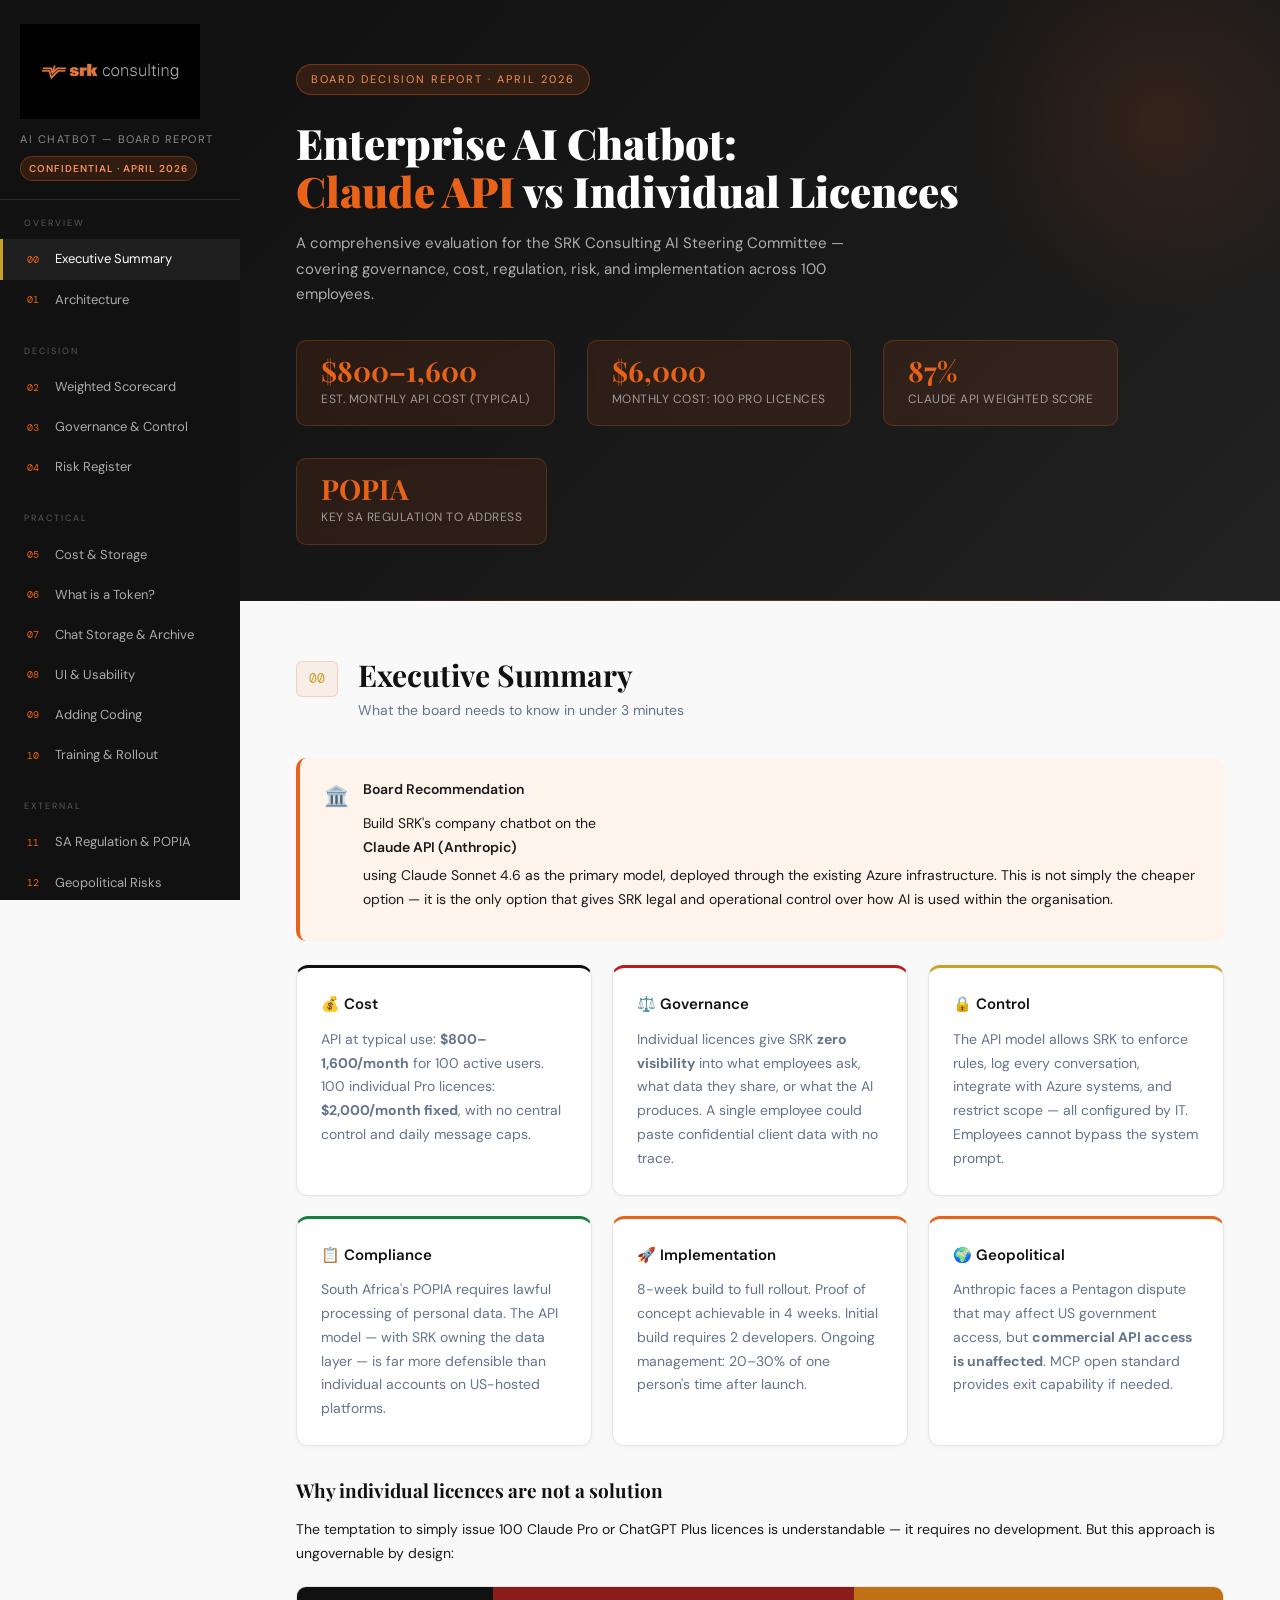
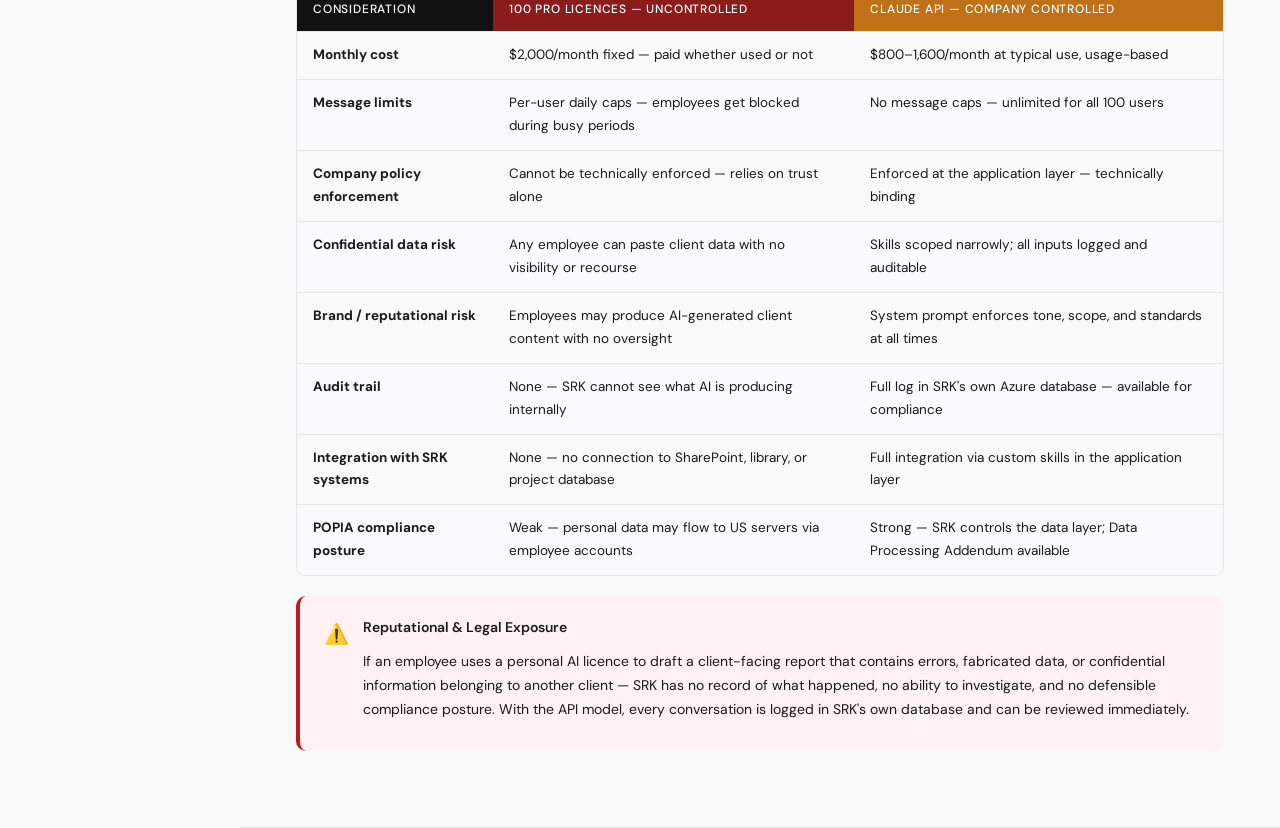
<file: srk_ai_board_report_standalone.html>
<!DOCTYPE html>
<html lang="en">
<head>
<meta charset="UTF-8">
<meta name="viewport" content="width=device-width, initial-scale=1.0">
<title>SRK Consulting — AI Chatbot Board Report</title>
<link href="https://fonts.googleapis.com/css2?family=Playfair+Display:wght@400;700;900&family=DM+Sans:wght@300;400;500;600&family=DM+Mono:wght@400;500&display=swap" rel="stylesheet">
<style>
:root {
  --srk-navy: #111111;
  --srk-blue: #e8621a;
  --srk-gold: #c9a227;
  --srk-gold-light: #f0d06a;
  --srk-red: #b91c1c;
  --srk-green: #15803d;
  --srk-amber: #e8621a;
  --srk-slate: #1a1a1a;
  --srk-muted: #64748b;
  --srk-light: #f9f9f9;
  --srk-border: #e5e5e5;
  --srk-orange: #e8621a;
  --srk-white: #ffffff;
  --font-display: 'Playfair Display', serif;
  --font-body: 'DM Sans', sans-serif;
  --font-mono: 'DM Mono', monospace;
}

* { margin: 0; padding: 0; box-sizing: border-box; }

html { scroll-behavior: smooth; }

body {
  font-family: var(--font-body);
  background: var(--srk-light);
  color: var(--srk-slate);
  font-size: 15px;
  line-height: 1.7;
}

/* ─── SIDEBAR NAV ─── */
#sidebar {
  position: fixed;
  left: 0; top: 0; bottom: 0;
  width: 240px;
  background: var(--srk-navy);
  color: white;
  z-index: 100;
  display: flex;
  flex-direction: column;
  overflow-y: auto;
  transition: transform .3s ease;
}

.sidebar-logo {
  padding: 24px 20px 18px;
  border-bottom: 1px solid rgba(255,255,255,.1);
}

.sidebar-logo .company {
  font-family: var(--font-display);
  font-size: 20px;
  font-weight: 700;
  color: var(--srk-gold);
  letter-spacing: .5px;
}

.sidebar-logo .subtitle {
  font-size: 11px;
  color: rgba(255,255,255,.5);
  text-transform: uppercase;
  letter-spacing: 1.5px;
  margin-top: 4px;
}

.sidebar-logo .badge {
  margin-top: 8px;
  display: inline-block;
  background: rgba(232,98,26,.15);
  border: 1px solid rgba(232,98,26,.35);
  color: #f4915c;
  font-size: 10px;
  padding: 3px 8px;
  border-radius: 20px;
  text-transform: uppercase;
  letter-spacing: 1px;
}

.nav-section {
  padding: 16px 0 8px;
}

.nav-label {
  font-size: 9px;
  text-transform: uppercase;
  letter-spacing: 2px;
  color: rgba(255,255,255,.3);
  padding: 0 24px 8px;
}

.nav-item {
  display: flex;
  align-items: center;
  gap: 10px;
  padding: 9px 24px;
  color: rgba(255,255,255,.65);
  text-decoration: none;
  font-size: 13px;
  font-weight: 400;
  transition: all .2s;
  cursor: pointer;
  border-left: 3px solid transparent;
}

.nav-item:hover, .nav-item.active {
  background: rgba(255,255,255,.06);
  color: white;
  border-left-color: var(--srk-gold);
}

.nav-item .num {
  font-family: var(--font-mono);
  font-size: 10px;
  color: #e8621a;
  width: 18px;
  flex-shrink: 0;
}

.sidebar-footer {
  margin-top: auto;
  padding: 16px 24px;
  border-top: 1px solid rgba(255,255,255,.08);
  font-size: 11px;
  color: rgba(255,255,255,.3);
}

/* ─── MAIN CONTENT ─── */
#main {
  margin-left: 240px;
  min-height: 100vh;
}

/* ─── HERO ─── */
.hero {
  background: linear-gradient(135deg, #111111 0%, #1a1a1a 60%, #222222 100%);
  color: white;
  padding: 64px 56px 56px;
  position: relative;
  overflow: hidden;
}

.hero::before {
  content: '';
  position: absolute;
  top: -80px; right: -80px;
  width: 400px; height: 400px;
  border-radius: 50%;
  background: radial-gradient(circle, rgba(232,98,26,.12) 0%, transparent 70%);
  pointer-events: none;
}

.hero::after {
  content: '';
  position: absolute;
  bottom: 0; left: 0; right: 0;
  height: 1px;
  background: linear-gradient(90deg, transparent, rgba(232,98,26,.35), transparent);
}

.hero-tag {
  display: inline-block;
  background: rgba(232,98,26,.15);
  border: 1px solid rgba(232,98,26,.4);
  color: #f4915c;
  font-size: 11px;
  text-transform: uppercase;
  letter-spacing: 2px;
  padding: 5px 14px;
  border-radius: 20px;
  margin-bottom: 24px;
}

.hero h1 {
  font-family: var(--font-display);
  font-size: 42px;
  font-weight: 900;
  line-height: 1.15;
  margin-bottom: 16px;
  max-width: 680px;
}

.hero h1 em {
  font-style: normal;
  color: #e8621a;
}

.hero-meta {
  display: flex;
  gap: 32px;
  margin-top: 32px;
  flex-wrap: wrap;
}

.hero-stat {
  padding: 16px 24px;
  background: rgba(232,98,26,.1);
  border: 1px solid rgba(232,98,26,.25);
  border-radius: 10px;
  backdrop-filter: blur(4px);
}

.hero-stat .val {
  font-family: var(--font-display);
  font-size: 28px;
  font-weight: 700;
  color: #e8621a;
  line-height: 1;
}

.hero-stat .lbl {
  font-size: 12px;
  color: rgba(255,255,255,.55);
  margin-top: 4px;
  text-transform: uppercase;
  letter-spacing: .5px;
}

/* ─── SECTIONS ─── */
.section {
  padding: 56px 56px;
  border-bottom: 1px solid var(--srk-border);
  display: none;
}

.section.active { display: block; }

.section-header {
  display: flex;
  align-items: flex-start;
  gap: 20px;
  margin-bottom: 36px;
}

.section-num {
  font-family: var(--font-mono);
  font-size: 13px;
  color: var(--srk-gold);
  background: rgba(232,98,26,.08);
  border: 1px solid rgba(232,98,26,.2);
  padding: 6px 12px;
  border-radius: 6px;
  flex-shrink: 0;
  margin-top: 4px;
}

.section-title {
  font-family: var(--font-display);
  font-size: 30px;
  font-weight: 700;
  color: #111111;
  line-height: 1.2;
}

.section-desc {
  color: var(--srk-muted);
  margin-top: 6px;
  font-size: 14px;
}

/* ─── CALLOUT BOXES ─── */
.callout {
  padding: 20px 24px;
  border-radius: 10px;
  margin: 20px 0;
  border-left: 4px solid;
  display: flex;
  gap: 14px;
  align-items: flex-start;
}

.callout.warning { background: #fef9ec; border-color: var(--srk-amber); }
.callout.danger  { background: #fef2f2; border-color: var(--srk-red); }
.callout.success { background: #f0fdf4; border-color: var(--srk-green); }
.callout.info    { background: #fff7f0; border-color: #e8621a; }
.callout.gold    { background: #fff4ec; border-color: #e8621a; }

.callout-icon { font-size: 20px; flex-shrink: 0; margin-top: 1px; }

.callout-body strong {
  display: block;
  font-weight: 600;
  margin-bottom: 4px;
  font-size: 14px;
}

.callout-body p { font-size: 14px; color: var(--srk-slate); }

/* ─── CARDS ─── */
.card-grid {
  display: grid;
  gap: 20px;
  margin: 24px 0;
}

.card-grid-2 { grid-template-columns: 1fr 1fr; }
.card-grid-3 { grid-template-columns: 1fr 1fr 1fr; }

.card {
  background: white;
  border: 1px solid var(--srk-border);
  border-radius: 12px;
  padding: 24px;
  box-shadow: 0 1px 4px rgba(0,0,0,.04);
}

.card.accent-navy { border-top: 3px solid #111111; }
.card.accent-gold  { border-top: 3px solid var(--srk-gold); }
.card.accent-red   { border-top: 3px solid var(--srk-red); }
.card.accent-green { border-top: 3px solid var(--srk-green); }
.card.accent-blue  { border-top: 3px solid #e8621a; }
.card.accent-amber { border-top: 3px solid var(--srk-amber); }

.card-title {
  font-weight: 600;
  font-size: 15px;
  color: #111111;
  margin-bottom: 10px;
}

.card-body { font-size: 14px; color: var(--srk-muted); }

/* ─── TABLES ─── */
.tbl-wrap { overflow-x: auto; margin: 20px 0; border-radius: 10px; border: 1px solid var(--srk-border); }

table {
  width: 100%;
  border-collapse: collapse;
  font-size: 13.5px;
}

thead th {
  background: #111111;
  color: white;
  padding: 12px 16px;
  text-align: left;
  font-weight: 500;
  font-size: 12px;
  text-transform: uppercase;
  letter-spacing: .8px;
}

thead th.col-claude { background: #c07015; }
thead th.col-openai { background: #2d5a27; }
thead th.col-bad    { background: #8b1c1c; }
thead th.col-good   { background: #166534; }

tbody tr:nth-child(even) { background: #f8fafc; }
tbody tr:hover { background: #eef2ff; transition: background .15s; }

tbody td {
  padding: 12px 16px;
  border-top: 1px solid var(--srk-border);
  vertical-align: top;
}

.badge {
  display: inline-block;
  padding: 2px 9px;
  border-radius: 20px;
  font-size: 11px;
  font-weight: 600;
  text-transform: uppercase;
  letter-spacing: .5px;
}

.badge-green  { background: #dcfce7; color: #15803d; }
.badge-red    { background: #fee2e2; color: #b91c1c; }
.badge-amber  { background: #fef3c7; color: #92400e; }
.badge-blue   { background: #dbeafe; color: #1e40af; }
.badge-navy   { background: #dde9ff; color: #1a3a6e; }
.badge-gold   { background: #fff0e6; color: #7a2800; }

/* ─── WEIGHTED SCORECARD ─── */
.scorecard { margin: 24px 0; }

.score-item {
  display: grid;
  grid-template-columns: 220px 1fr 60px 60px;
  gap: 16px;
  align-items: center;
  padding: 14px 0;
  border-bottom: 1px solid var(--srk-border);
}

.score-item:last-child { border-bottom: none; }

.score-label { font-weight: 500; font-size: 14px; }
.score-weight { font-size: 11px; color: var(--srk-muted); margin-top: 2px; }

.score-bars { display: flex; flex-direction: column; gap: 6px; }

.bar-row { display: flex; align-items: center; gap: 10px; font-size: 12px; }

.bar-track {
  flex: 1;
  height: 10px;
  background: #e2e8f0;
  border-radius: 6px;
  overflow: hidden;
}

.bar-fill {
  height: 100%;
  border-radius: 6px;
  transition: width .8s ease;
}

.bar-claude { background: #e8621a; }
.bar-openai { background: #15803d; }

.bar-label-left { width: 50px; text-align: right; color: var(--srk-muted); }
.bar-label-right { width: 30px; text-align: left; font-weight: 600; }

.score-pct {
  text-align: center;
  font-family: var(--font-mono);
  font-weight: 600;
  font-size: 16px;
}

.score-pct.claude { color: #e8621a; }
.score-pct.openai { color: var(--srk-green); }

.scorecard-header {
  display: grid;
  grid-template-columns: 220px 1fr 60px 60px;
  gap: 16px;
  padding: 10px 0;
  border-bottom: 2px solid #111111;
  margin-bottom: 4px;
}

.scorecard-header span {
  font-size: 11px;
  text-transform: uppercase;
  letter-spacing: 1px;
  font-weight: 600;
  color: var(--srk-muted);
}

.scorecard-header .col-claude { color: #e8621a; }
.scorecard-header .col-openai { color: var(--srk-green); }

.scorecard-total {
  display: grid;
  grid-template-columns: 220px 1fr 60px 60px;
  gap: 16px;
  padding: 16px 0 4px;
  border-top: 2px solid #111111;
  margin-top: 4px;
}

.total-label { font-weight: 700; font-size: 15px; }
.total-pct { text-align: center; font-family: var(--font-mono); font-size: 22px; font-weight: 700; }
.total-pct.claude { color: #e8621a; }
.total-pct.openai { color: var(--srk-green); }

/* ─── ARCHITECTURE DIAGRAM ─── */
.arch-diagram {
  background: var(--srk-navy);
  border-radius: 16px;
  padding: 40px;
  margin: 24px 0;
  color: white;
  position: relative;
  overflow: hidden;
}

.arch-diagram::before {
  content: '';
  position: absolute;
  inset: 0;
  background: radial-gradient(ellipse at 80% 20%, rgba(232,98,26,.08), transparent 60%);
  pointer-events: none;
}

.arch-row {
  display: flex;
  gap: 16px;
  align-items: stretch;
  margin-bottom: 8px;
  position: relative;
  z-index: 1;
}

.arch-connector {
  display: flex;
  justify-content: center;
  align-items: center;
  color: rgba(255,255,255,.3);
  font-size: 22px;
  padding: 4px 0;
  position: relative;
  z-index: 1;
}

.arch-layer-label {
  writing-mode: vertical-rl;
  text-orientation: mixed;
  font-size: 10px;
  text-transform: uppercase;
  letter-spacing: 2px;
  color: rgba(255,255,255,.3);
  padding: 0 10px;
  display: flex;
  align-items: center;
  flex-shrink: 0;
  width: 28px;
}

.arch-box {
  flex: 1;
  background: rgba(255,255,255,.06);
  border: 1px solid rgba(255,255,255,.12);
  border-radius: 10px;
  padding: 16px 18px;
}

.arch-box.highlight {
  background: rgba(232,98,26,.08);
  border-color: rgba(232,98,26,.25);
}

.arch-box.claude-box {
  background: rgba(232,98,26,.12);
  border-color: rgba(232,98,26,.4);
}

.arch-box-title {
  font-size: 11px;
  text-transform: uppercase;
  letter-spacing: 1.5px;
  color: var(--srk-gold);
  margin-bottom: 8px;
  font-weight: 600;
}

.arch-box-items {
  display: flex;
  flex-wrap: wrap;
  gap: 8px;
}

.arch-chip {
  background: rgba(255,255,255,.08);
  border: 1px solid rgba(255,255,255,.12);
  border-radius: 6px;
  padding: 5px 10px;
  font-size: 12px;
  color: rgba(255,255,255,.8);
}

.arch-chip.gold {
  background: rgba(232,98,26,.15);
  border-color: rgba(232,98,26,.35);
  color: #f4915c;
}

/* ─── TOKEN EXPLAINER ─── */
.token-demo {
  background: var(--srk-navy);
  border-radius: 12px;
  padding: 28px 32px;
  margin: 20px 0;
  color: white;
}

.token-sentence {
  font-size: 18px;
  line-height: 2;
  margin-bottom: 20px;
  font-family: var(--font-mono);
}

.token-chip {
  display: inline-block;
  padding: 3px 8px;
  border-radius: 5px;
  font-size: 15px;
  margin: 2px;
  font-weight: 500;
  cursor: default;
  transition: transform .15s;
}

.token-chip:hover { transform: translateY(-3px); }

.t1 { background: #3b82f6; color: white; }
.t2 { background: #8b5cf6; color: white; }
.t3 { background: #ec4899; color: white; }
.t4 { background: #f59e0b; color: #1a1a1a; }
.t5 { background: #10b981; color: white; }
.t6 { background: #ef4444; color: white; }
.t7 { background: #6366f1; color: white; }

.token-legend {
  display: flex;
  gap: 20px;
  flex-wrap: wrap;
  font-size: 13px;
  color: rgba(255,255,255,.6);
}

/* ─── RISK TABLE ─── */
.risk-row td:first-child { font-weight: 500; }

.risk-high { background: #fef2f2 !important; }
.risk-med  { background: #fef9ec !important; }
.risk-low  { background: #f0fdf4 !important; }

/* ─── COST BREAKDOWN ─── */
.cost-grid {
  display: grid;
  grid-template-columns: 1fr 1fr 1fr;
  gap: 16px;
  margin: 20px 0;
}

.cost-card {
  background: white;
  border: 1px solid var(--srk-border);
  border-radius: 12px;
  padding: 20px;
  text-align: center;
}

.cost-card .amount {
  font-family: var(--font-display);
  font-size: 28px;
  font-weight: 700;
  color: var(--srk-navy);
}

.cost-card .per {
  font-size: 12px;
  color: var(--srk-muted);
  text-transform: uppercase;
  letter-spacing: .5px;
  margin-top: 2px;
}

.cost-card .label {
  font-size: 13px;
  font-weight: 500;
  margin-top: 10px;
  color: var(--srk-slate);
}

.cost-card .note {
  font-size: 11px;
  color: var(--srk-muted);
  margin-top: 4px;
}

/* ─── TIMELINE ─── */
.timeline { padding: 8px 0; }

.tl-item {
  display: grid;
  grid-template-columns: 120px 24px 1fr;
  gap: 0 16px;
  margin-bottom: 0;
}

.tl-period {
  text-align: right;
  font-family: var(--font-mono);
  font-size: 12px;
  color: var(--srk-gold);
  font-weight: 500;
  padding-top: 14px;
}

.tl-line {
  display: flex;
  flex-direction: column;
  align-items: center;
}

.tl-dot {
  width: 14px;
  height: 14px;
  background: var(--srk-navy);
  border: 3px solid var(--srk-gold);
  border-radius: 50%;
  margin-top: 12px;
  flex-shrink: 0;
}

.tl-stem {
  flex: 1;
  width: 2px;
  background: var(--srk-border);
  margin-top: 2px;
}

.tl-item:last-child .tl-stem { display: none; }

.tl-content {
  padding: 10px 0 24px;
}

.tl-heading { font-weight: 600; font-size: 14px; color: var(--srk-navy); }
.tl-tasks { font-size: 13px; color: var(--srk-muted); margin-top: 6px; }
.tl-tasks li { margin-left: 16px; margin-top: 3px; }

/* ─── EXTERNAL RISKS TRACKER ─── */
.risk-tracker { margin: 20px 0; }

.risk-track-item {
  background: white;
  border: 1px solid var(--srk-border);
  border-radius: 10px;
  padding: 18px 20px;
  margin-bottom: 12px;
  display: grid;
  grid-template-columns: 1fr auto;
  gap: 12px;
}

.risk-track-title { font-weight: 600; font-size: 14px; color: var(--srk-navy); }
.risk-track-desc  { font-size: 13px; color: var(--srk-muted); margin-top: 4px; }
.risk-track-meta  { display: flex; gap: 8px; margin-top: 8px; flex-wrap: wrap; }

.risk-status {
  padding: 4px 10px;
  border-radius: 20px;
  font-size: 11px;
  font-weight: 600;
  align-self: flex-start;
  white-space: nowrap;
}

.rs-watch { background: #fef9c3; color: #78350f; }
.rs-active { background: #fee2e2; color: #b91c1c; }
.rs-manage { background: #dcfce7; color: #15803d; }

/* ─── STORAGE SECTION ─── */
.storage-tier {
  display: grid;
  grid-template-columns: 150px 1fr 120px 120px;
  gap: 0;
  align-items: center;
  padding: 14px 16px;
  border-bottom: 1px solid var(--srk-border);
}

.storage-tier:last-child { border-bottom: none; }
.storage-tier-header { background: var(--srk-navy); color: white; border-radius: 8px 8px 0 0; padding: 10px 16px; }

.tier-name { font-weight: 600; font-size: 14px; }
.tier-use  { font-size: 13px; color: var(--srk-muted); }
.tier-cost { font-family: var(--font-mono); font-weight: 600; color: var(--srk-navy); }
.tier-access { font-size: 12px; color: var(--srk-muted); }

/* ─── TABS ─── */
.tab-bar {
  display: flex;
  gap: 0;
  margin-bottom: 24px;
  border-bottom: 2px solid var(--srk-border);
}

.tab-btn {
  padding: 10px 20px;
  font-size: 13px;
  font-weight: 500;
  color: var(--srk-muted);
  cursor: pointer;
  border-bottom: 3px solid transparent;
  margin-bottom: -2px;
  transition: all .2s;
  background: none;
  border-top: none;
  border-left: none;
  border-right: none;
}

.tab-btn:hover { color: var(--srk-navy); }
.tab-btn.active { color: #111111; border-bottom-color: #e8621a; font-weight: 600; }

.tab-pane { display: none; }
.tab-pane.active { display: block; }

/* ─── PROGRESS RINGS ─── */
.ring-grid {
  display: flex;
  gap: 32px;
  justify-content: center;
  flex-wrap: wrap;
  margin: 24px 0;
}

.ring-item { text-align: center; }

.ring-svg { transform: rotate(-90deg); }

.ring-label { font-size: 13px; font-weight: 500; margin-top: 8px; color: var(--srk-slate); }
.ring-sub   { font-size: 11px; color: var(--srk-muted); margin-top: 2px; }

/* ─── RECOMMENDATION BOX ─── */
.rec-box {
  background: linear-gradient(135deg, #111111 0%, #222222 100%);
  color: white;
  border-radius: 16px;
  padding: 40px;
  position: relative;
  overflow: hidden;
}

.rec-box::before {
  content: '';
  position: absolute;
  top: -40px; right: -40px;
  width: 200px; height: 200px;
  border-radius: 50%;
  background: radial-gradient(circle, rgba(232,98,26,.15), transparent 70%);
}

.rec-title {
  font-family: var(--font-display);
  font-size: 24px;
  font-weight: 700;
  color: var(--srk-gold);
  margin-bottom: 16px;
}

.rec-body { font-size: 15px; line-height: 1.8; color: rgba(255,255,255,.85); margin-bottom: 24px; }

.rec-items { display: grid; grid-template-columns: 1fr 1fr; gap: 12px; }

.rec-item {
  background: rgba(255,255,255,.06);
  border: 1px solid rgba(255,255,255,.1);
  border-radius: 10px;
  padding: 14px 16px;
  font-size: 13px;
  color: rgba(255,255,255,.8);
}

.rec-item strong {
  display: block;
  color: var(--srk-gold-light);
  font-size: 12px;
  text-transform: uppercase;
  letter-spacing: .5px;
  margin-bottom: 4px;
}

/* ─── LIST STYLES ─── */
.bullet-list { padding-left: 0; list-style: none; }

.bullet-list li {
  display: flex;
  align-items: flex-start;
  gap: 10px;
  padding: 6px 0;
  font-size: 14px;
  color: var(--srk-slate);
}

.bullet-list li::before {
  content: '›';
  color: var(--srk-gold);
  font-size: 18px;
  line-height: 1.3;
  flex-shrink: 0;
}

h3 {
  font-family: var(--font-display);
  font-size: 19px;
  font-weight: 700;
  color: #111111;
  margin: 28px 0 12px;
}

h4 {
  font-size: 14px;
  font-weight: 600;
  color: var(--srk-navy);
  margin: 20px 0 10px;
}

p { font-size: 14px; color: var(--srk-slate); margin: 10px 0; }

/* ─── MOBILE TOGGLE ─── */
#menu-toggle {
  display: none;
  position: fixed;
  top: 16px; left: 16px;
  z-index: 200;
  background: var(--srk-navy);
  color: white;
  border: none;
  border-radius: 8px;
  padding: 10px 14px;
  font-size: 18px;
  cursor: pointer;
}

@media (max-width: 900px) {
  #sidebar { transform: translateX(-100%); }
  #sidebar.open { transform: translateX(0); }
  #main { margin-left: 0; }
  #menu-toggle { display: block; }
  .hero { padding: 80px 24px 40px; }
  .hero h1 { font-size: 28px; }
  .section { padding: 32px 24px; }
  .card-grid-2, .card-grid-3, .cost-grid, .rec-items { grid-template-columns: 1fr; }
  .score-item { grid-template-columns: 1fr; }
  .scorecard-header, .scorecard-total { grid-template-columns: 1fr; }
  .storage-tier { grid-template-columns: 1fr 1fr; }
  .hero-meta { gap: 12px; }
}

/* ─── PRINT ─── */
@media print {
  #sidebar, #menu-toggle { display: none; }
  #main { margin-left: 0; }
  .section { display: block !important; page-break-before: always; }
}

/* ─── ANIMATE ─── */
@keyframes fadeUp {
  from { opacity: 0; transform: translateY(16px); }
  to   { opacity: 1; transform: translateY(0); }
}

.section.active > * {
  animation: fadeUp .4s ease both;
}

.section.active > *:nth-child(2) { animation-delay: .05s; }
.section.active > *:nth-child(3) { animation-delay: .10s; }
.section.active > *:nth-child(4) { animation-delay: .15s; }
.section.active > *:nth-child(5) { animation-delay: .20s; }
</style>
</head>
<body>

<button id="menu-toggle" onclick="toggleMenu()">☰</button>

<!-- ─── SIDEBAR ─── -->
<nav id="sidebar">
  <div class="sidebar-logo">
    <img src="[data-uri]" alt="SRK Consulting" style="width:180px;height:auto;display:block;margin-bottom:11px;">
    <div class="subtitle">AI Chatbot — Board Report</div>
    <div class="badge">Confidential · April 2026</div>
  </div>

  <div class="nav-section">
    <div class="nav-label">Overview</div>
    <a class="nav-item active" onclick="show('summary')"><span class="num">00</span>Executive Summary</a>
    <a class="nav-item" onclick="show('architecture')"><span class="num">01</span>Architecture</a>
  </div>

  <div class="nav-section">
    <div class="nav-label">Decision</div>
    <a class="nav-item" onclick="show('scorecard')"><span class="num">02</span>Weighted Scorecard</a>
    <a class="nav-item" onclick="show('governance')"><span class="num">03</span>Governance & Control</a>
    <a class="nav-item" onclick="show('risk')"><span class="num">04</span>Risk Register</a>
  </div>

  <div class="nav-section">
    <div class="nav-label">Practical</div>
    <a class="nav-item" onclick="show('cost')"><span class="num">05</span>Cost & Storage</a>
    <a class="nav-item" onclick="show('tokens')"><span class="num">06</span>What is a Token?</a>
    <a class="nav-item" onclick="show('data')"><span class="num">07</span>Chat Storage & Archive</a>
    <a class="nav-item" onclick="show('ui')"><span class="num">08</span>UI & Usability</a>
    <a class="nav-item" onclick="show('coding')"><span class="num">09</span>Adding Coding</a>
    <a class="nav-item" onclick="show('training')"><span class="num">10</span>Training & Rollout</a>
  </div>

  <div class="nav-section">
    <div class="nav-label">External</div>
    <a class="nav-item" onclick="show('regulation')"><span class="num">11</span>SA Regulation & POPIA</a>
    <a class="nav-item" onclick="show('geopolitical')"><span class="num">12</span>Geopolitical Risks</a>
    <a class="nav-item" onclick="show('exitstrategy')"><span class="num">13</span>Exit Strategy</a>
    <a class="nav-item" onclick="show('recommendation')"><span class="num">14</span>Board Recommendation</a>
  </div>

  <div class="sidebar-footer">
    SRK Consulting · AI Steering Committee<br>Prepared April 2026
  </div>
</nav>

<!-- ─── MAIN ─── -->
<div id="main">

<!-- HERO (always visible) -->
<div class="hero">
  <div class="hero-tag">Board Decision Report · April 2026</div>
  <h1>Enterprise AI Chatbot:<br><em>Claude API</em> vs Individual Licences</h1>
  <p style="color:rgba(255,255,255,.65); max-width:600px; font-size:15px; margin-top:12px;">
    A comprehensive evaluation for the SRK Consulting AI Steering Committee — covering governance, cost, regulation, risk, and implementation across 100 employees.
  </p>
  <div class="hero-meta">
    <div class="hero-stat"><div class="val">$800–1,600</div><div class="lbl">Est. Monthly API Cost (Typical)</div></div>
    <div class="hero-stat"><div class="val">$6,000</div><div class="lbl">Monthly Cost: 100 Pro Licences</div></div>
    <div class="hero-stat"><div class="val">87%</div><div class="lbl">Claude API Weighted Score</div></div>
    <div class="hero-stat"><div class="val">POPIA</div><div class="lbl">Key SA Regulation to Address</div></div>
  </div>
</div>

<!-- ══════════════════════════════════════════════════ -->
<!-- 00 SUMMARY -->
<!-- ══════════════════════════════════════════════════ -->
<section class="section active" id="sec-summary">
  <div class="section-header">
    <div class="section-num">00</div>
    <div>
      <div class="section-title">Executive Summary</div>
      <div class="section-desc">What the board needs to know in under 3 minutes</div>
    </div>
  </div>

  <div class="callout gold">
    <div class="callout-icon">🏛️</div>
    <div class="callout-body">
      <strong>Board Recommendation</strong>
      <p>Build SRK's company chatbot on the <strong>Claude API (Anthropic)</strong> using Claude Sonnet 4.6 as the primary model, deployed through the existing Azure infrastructure. This is not simply the cheaper option — it is the only option that gives SRK legal and operational control over how AI is used within the organisation.</p>
    </div>
  </div>

  <div class="card-grid card-grid-3">
    <div class="card accent-navy">
      <div class="card-title">💰 Cost</div>
      <div class="card-body">API at typical use: <strong>$800–1,600/month</strong> for 100 active users. 100 individual Pro licences: <strong>$2,000/month fixed</strong>, with no central control and daily message caps.</div>
    </div>
    <div class="card accent-red">
      <div class="card-title">⚖️ Governance</div>
      <div class="card-body">Individual licences give SRK <strong>zero visibility</strong> into what employees ask, what data they share, or what the AI produces. A single employee could paste confidential client data with no trace.</div>
    </div>
    <div class="card accent-gold">
      <div class="card-title">🔒 Control</div>
      <div class="card-body">The API model allows SRK to enforce rules, log every conversation, integrate with Azure systems, and restrict scope — all configured by IT. Employees cannot bypass the system prompt.</div>
    </div>
    <div class="card accent-green">
      <div class="card-title">📋 Compliance</div>
      <div class="card-body">South Africa's POPIA requires lawful processing of personal data. The API model — with SRK owning the data layer — is far more defensible than individual accounts on US-hosted platforms.</div>
    </div>
    <div class="card accent-blue">
      <div class="card-title">🚀 Implementation</div>
      <div class="card-body">8-week build to full rollout. Proof of concept achievable in 4 weeks. Initial build requires 2 developers. Ongoing management: 20–30% of one person's time after launch.</div>
    </div>
    <div class="card accent-amber">
      <div class="card-title">🌍 Geopolitical</div>
      <div class="card-body">Anthropic faces a Pentagon dispute that may affect US government access, but <strong>commercial API access is unaffected</strong>. MCP open standard provides exit capability if needed.</div>
    </div>
  </div>

  <h3>Why individual licences are not a solution</h3>
  <p>The temptation to simply issue 100 Claude Pro or ChatGPT Plus licences is understandable — it requires no development. But this approach is ungovernable by design:</p>

  <div class="tbl-wrap">
    <table>
      <thead>
        <tr>
          <th>Consideration</th>
          <th class="col-bad">100 Pro Licences — Uncontrolled</th>
          <th class="col-claude">Claude API — Company Controlled</th>
        </tr>
      </thead>
      <tbody>
        <tr><td><strong>Monthly cost</strong></td><td>$2,000/month fixed — paid whether used or not</td><td>$800–1,600/month at typical use, usage-based</td></tr>
        <tr><td><strong>Message limits</strong></td><td>Per-user daily caps — employees get blocked during busy periods</td><td>No message caps — unlimited for all 100 users</td></tr>
        <tr><td><strong>Company policy enforcement</strong></td><td>Cannot be technically enforced — relies on trust alone</td><td>Enforced at the application layer — technically binding</td></tr>
        <tr><td><strong>Confidential data risk</strong></td><td>Any employee can paste client data with no visibility or recourse</td><td>Skills scoped narrowly; all inputs logged and auditable</td></tr>
        <tr><td><strong>Brand / reputational risk</strong></td><td>Employees may produce AI-generated client content with no oversight</td><td>System prompt enforces tone, scope, and standards at all times</td></tr>
        <tr><td><strong>Audit trail</strong></td><td>None — SRK cannot see what AI is producing internally</td><td>Full log in SRK's own Azure database — available for compliance</td></tr>
        <tr><td><strong>Integration with SRK systems</strong></td><td>None — no connection to SharePoint, library, or project database</td><td>Full integration via custom skills in the application layer</td></tr>
        <tr><td><strong>POPIA compliance posture</strong></td><td>Weak — personal data may flow to US servers via employee accounts</td><td>Strong — SRK controls the data layer; Data Processing Addendum available</td></tr>
      </tbody>
    </table>
  </div>

  <div class="callout danger">
    <div class="callout-icon">⚠️</div>
    <div class="callout-body">
      <strong>Reputational &amp; Legal Exposure</strong>
      <p>If an employee uses a personal AI licence to draft a client-facing report that contains errors, fabricated data, or confidential information belonging to another client — SRK has no record of what happened, no ability to investigate, and no defensible compliance posture. With the API model, every conversation is logged in SRK's own database and can be reviewed immediately.</p>
    </div>
  </div>

</section>

<!-- ══════════════════════════════════════════════════ -->
<!-- 01 ARCHITECTURE — FULL INTERACTIVE -->
<!-- ══════════════════════════════════════════════════ -->
<section class="section" id="sec-architecture">

<style>
.arch-tabs{display:flex;gap:0;margin-bottom:28px;border-bottom:2px solid var(--srk-border)}
.arch-tab{padding:10px 22px;font-size:13px;font-weight:600;cursor:pointer;border-bottom:3px solid transparent;margin-bottom:-2px;color:var(--srk-muted);background:none;border-top:none;border-left:none;border-right:none;transition:all .2s;font-family:var(--font-body)}
.arch-tab:hover{color:var(--srk-navy)}
.arch-tab.active{color:#111111;border-bottom-color:#e8621a;font-weight:700}
.arch-tabpane{display:none}
.arch-tabpane.active{display:block}
.idc-legend{display:flex;gap:18px;flex-wrap:wrap;margin-bottom:20px;padding:12px 18px;background:white;border:1px solid var(--srk-border);border-radius:10px;font-size:12px;color:var(--srk-muted)}
.idc-legend-item{display:flex;align-items:center;gap:7px}
.idc-dot{width:11px;height:11px;border-radius:3px;flex-shrink:0}
.idc-band{border-radius:14px;border:1px solid;padding:18px 20px;margin-bottom:0;position:relative}
.idc-band.l1{border-color:rgba(13,148,136,.35);background:rgba(13,148,136,.03)}
.idc-band.l2{border-color:rgba(232,98,26,.35);background:rgba(232,98,26,.02)}
.idc-band.l3{border-color:rgba(37,99,235,.35);background:rgba(37,99,235,.03)}
.idc-band-title{font-size:10px;text-transform:uppercase;letter-spacing:2px;font-weight:700;margin-bottom:14px}
.idc-band-title.teal{color:#0d9488}
.idc-band-title.gold{color:#e8621a}
.idc-band-title.blue{color:#2563eb}
.idc-row{display:flex;gap:10px;flex-wrap:wrap;align-items:stretch}
.idc-node{display:flex;flex-direction:column;align-items:center;gap:6px;padding:13px 10px 11px;background:white;border:1.5px solid var(--srk-border);border-radius:12px;cursor:pointer;transition:all .2s;min-width:88px;max-width:108px;text-align:center;position:relative;box-shadow:0 1px 3px rgba(0,0,0,.05)}
.idc-node:hover{border-color:#e8621a;transform:translateY(-3px);box-shadow:0 6px 20px rgba(232,98,26,.18)}
.idc-node.selected{border-color:#e8621a;background:#fff4ec;box-shadow:0 0 0 3px rgba(232,98,26,.2)}
.idc-node-icon{font-size:24px;line-height:1}
.idc-node-label{font-size:11px;font-weight:700;color:var(--srk-navy);line-height:1.3}
.idc-node-sub{font-size:10px;color:var(--srk-muted);font-family:var(--font-mono)}
.idc-node-badge{position:absolute;top:-6px;right:-6px;padding:1px 5px;border-radius:20px;font-size:9px;font-weight:700;border:1px solid}
.nb-g{background:#dcfce7;color:#15803d;border-color:#86efac}
.nb-a{background:#fff0e6;color:#7a2800;border-color:#e8621a}
.nb-r{background:#fee2e2;color:#b91c1c;border-color:#fca5a5}
.nb-b{background:#dbeafe;color:#1e40af;border-color:#93c5fd}
.idc-connector{display:flex;align-items:center;justify-content:center;gap:10px;padding:10px 0;font-size:11px;color:var(--srk-muted);font-family:var(--font-mono)}
.idc-connector .arrow{font-size:20px;color:rgba(232,98,26,.7)}
.idc-sec-band{display:flex;gap:8px;flex-wrap:wrap;align-items:center;background:rgba(185,28,28,.04);border:1px solid rgba(185,28,28,.2);border-radius:10px;padding:11px 14px;margin:10px 0}
.idc-sec-item{display:flex;align-items:center;gap:5px;font-size:12px;color:#b91c1c;padding:5px 10px;background:rgba(185,28,28,.07);border:1px solid rgba(185,28,28,.18);border-radius:6px;cursor:pointer;transition:all .18s;font-weight:500}
.idc-sec-item:hover{background:rgba(185,28,28,.14)}
.idc-prompt-strip{display:flex;align-items:center;gap:7px;flex-wrap:wrap;background:rgba(232,98,26,.04);border:1px solid rgba(232,98,26,.18);border-radius:10px;padding:12px 16px;margin:10px 0}
.idc-pb{padding:6px 11px;border-radius:6px;font-size:11.5px;font-family:var(--font-mono);cursor:pointer;border:1px solid;transition:all .18s;line-height:1.4}
.idc-pb:hover{transform:translateY(-2px);box-shadow:0 4px 10px rgba(0,0,0,.1)}
.idc-pb.sys{background:#fff4ec;border-color:#e8621a;color:#7a2800}
.idc-pb.rol{background:#f0fdfa;border-color:#0d9488;color:#0f4c45}
.idc-pb.his{background:#fff7f3;border-color:#e8621a;color:#7a2800}
.idc-pb.sk{background:#f0fdf4;border-color:#15803d;color:#14532d}
.idc-pb.msg{background:#f8fafc;border-color:var(--srk-border);color:var(--srk-slate)}
.idc-pb-plus{color:var(--srk-muted);font-size:16px;flex-shrink:0}
.idc-pb-result{margin-left:auto;padding:6px 14px;background:#111111;color:white;border-radius:6px;font-size:12px;font-family:var(--font-mono);flex-shrink:0}
.idc-skills-band{background:rgba(21,128,61,.04);border:1px solid rgba(21,128,61,.2);border-radius:10px;padding:14px 16px;margin:10px 0}
.idc-skills-label{font-size:10px;text-transform:uppercase;letter-spacing:2px;color:#15803d;font-weight:700;margin-bottom:10px}
.idc-panel{background:var(--srk-navy);color:white;border-radius:14px;padding:28px 32px;margin-top:24px;display:none}
.idc-panel.visible{display:block;animation:fadeUp .3s ease}
.idc-panel-icon{font-size:36px;margin-bottom:8px}
.idc-panel-title{font-family:var(--font-display);font-size:22px;font-weight:700;margin-bottom:3px}
.idc-panel-type{font-family:var(--font-mono);font-size:11px;color:#e8621a;margin-bottom:14px;text-transform:uppercase;letter-spacing:1px}
.idc-panel-body{font-size:14px;color:rgba(255,255,255,.75);line-height:1.75}
.idc-panel-chips{display:flex;flex-wrap:wrap;gap:7px;margin:14px 0}
.idc-panel-chip{padding:3px 10px;border-radius:20px;font-size:11px;font-family:var(--font-mono);border:1px solid}
.idc-panel-chip.g{background:rgba(21,128,61,.15);border-color:rgba(21,128,61,.4);color:#86efac}
.idc-panel-chip.a{background:rgba(232,98,26,.12);border-color:rgba(232,98,26,.35);color:#f4915c}
.idc-panel-chip.b{background:rgba(37,99,235,.15);border-color:rgba(37,99,235,.4);color:#93c5fd}
.idc-panel-chip.r{background:rgba(185,28,28,.12);border-color:rgba(185,28,28,.35);color:#fca5a5}
.idc-panel-chip.t{background:rgba(13,148,136,.12);border-color:rgba(13,148,136,.35);color:#5eead4}
.idc-panel-chip.n{background:rgba(255,255,255,.07);border-color:rgba(255,255,255,.15);color:rgba(255,255,255,.7)}
.idc-panel-detail{font-size:13px;color:rgba(255,255,255,.6);line-height:1.7;margin-top:12px;padding-top:12px;border-top:1px solid rgba(255,255,255,.1)}
.idc-panel-close{float:right;background:rgba(255,255,255,.08);border:1px solid rgba(255,255,255,.15);color:rgba(255,255,255,.6);padding:4px 10px;border-radius:6px;cursor:pointer;font-size:12px;transition:all .2s;font-family:var(--font-body)}
.idc-panel-close:hover{background:rgba(255,255,255,.15);color:white}
.three-layer-grid{display:grid;grid-template-columns:1fr 1fr 1fr;gap:20px;margin:24px 0}
.tlc{background:white;border:1px solid var(--srk-border);border-radius:14px;overflow:hidden;box-shadow:0 1px 4px rgba(0,0,0,.05)}
.tlc-head{padding:18px 22px;display:flex;align-items:center;gap:12px;border-bottom:1px solid var(--srk-border)}
.tlc-num{width:34px;height:34px;border-radius:9px;display:flex;align-items:center;justify-content:center;font-family:var(--font-display);font-size:16px;font-weight:900;flex-shrink:0}
.tlc-1 .tlc-num{background:rgba(13,148,136,.1);color:#0d9488;border:1px solid rgba(13,148,136,.3)}
.tlc-2 .tlc-num{background:rgba(232,98,26,.12);color:#e8621a;border:1px solid rgba(232,98,26,.3)}
.tlc-3 .tlc-num{background:rgba(37,99,235,.1);color:#2563eb;border:1px solid rgba(37,99,235,.3)}
.tlc-head h3{font-size:15px;font-weight:700;color:var(--srk-navy)}
.tlc-head .sub{font-size:12px;color:var(--srk-muted);margin-top:2px}
.tlc-body{padding:16px 22px 20px}
.tlc-body p{font-size:13.5px;color:var(--srk-muted);line-height:1.7;margin-bottom:12px}
.tlc-items{list-style:none}
.tlc-items li{display:flex;align-items:flex-start;gap:8px;padding:6px 0;border-bottom:1px solid #f1f5f9;font-size:13px}
.tlc-items li:last-child{border-bottom:none}
.tlc-items li strong{color:var(--srk-navy);display:block}
.tlc-items li span{color:var(--srk-muted);font-size:12px}
.tlc-note{margin-top:12px;padding:10px 14px;border-radius:8px;font-size:12px;line-height:1.6}
.tlc-1 .tlc-note{background:rgba(13,148,136,.07);color:#0d9488;border:1px solid rgba(13,148,136,.15)}
.tlc-2 .tlc-note{background:rgba(232,98,26,.07);color:#7a2800;border:1px solid rgba(232,98,26,.2)}
.tlc-3 .tlc-note{background:rgba(37,99,235,.07);color:#1e3a8a;border:1px solid rgba(37,99,235,.18)}
.pa-step{display:grid;grid-template-columns:48px 1fr;gap:0 18px;margin-bottom:0}
.pa-num-col{display:flex;flex-direction:column;align-items:center}
.pa-num{width:38px;height:38px;background:#111111;border:2px solid #e8621a;border-radius:50%;display:flex;align-items:center;justify-content:center;font-family:var(--font-display);font-weight:900;font-size:15px;color:#e8621a;flex-shrink:0}
.pa-stem{flex:1;width:2px;background:var(--srk-border);margin:4px 0}
.pa-content{padding:0 0 32px}
.pa-label{font-family:var(--font-display);font-size:17px;font-weight:700;color:var(--srk-navy);margin-bottom:6px;display:flex;align-items:center;gap:10px;flex-wrap:wrap}
.pa-badge{font-size:11px;background:rgba(21,128,61,.1);color:#15803d;border:1px solid rgba(21,128,61,.25);padding:3px 10px;border-radius:20px;font-family:var(--font-body);font-weight:600}
.pa-desc{font-size:13.5px;color:var(--srk-muted);line-height:1.75;margin-bottom:14px}
.pa-code{background:var(--srk-navy);border-radius:10px;padding:16px 20px;font-family:var(--font-mono);font-size:12px;line-height:1.75;color:#c9d1d9;overflow-x:auto;margin-bottom:10px}
.pa-code .cc{color:#6e7681}
.pa-code .ck{color:var(--srk-gold-light)}
.pa-code .cv{color:#a5d6ff}
.pa-code .cs{color:#7ee787}
.pa-code .cn{color:#ff9e64}
.pa-code .cl{color:#e09b6e}
.pa-token-row{display:flex;align-items:center;gap:6px;flex-wrap:wrap;background:#f8fafc;border:1px solid var(--srk-border);border-radius:10px;padding:12px 16px;margin-bottom:10px}
.ptok{padding:4px 10px;border-radius:5px;font-size:12px;font-family:var(--font-mono);font-weight:500;border:1px solid}
.ptok.sys{background:#fefce8;border-color:var(--srk-gold);color:#78350f}
.ptok.rol{background:#f0fdfa;border-color:#0d9488;color:#0f4c45}
.ptok.his{background:#fff7f3;border-color:#e8621a;color:#7a2800}
.ptok.sk{background:#f0fdf4;border-color:#15803d;color:#14532d}
.ptok.msg{background:#f8fafc;border-color:var(--srk-border);color:var(--srk-slate)}
.ptok.tot{background:#fee2e2;border-color:#b91c1c;color:#b91c1c;font-weight:700}
.ptok.eq{color:var(--srk-muted);font-size:16px;border:none;background:none}
.pa-cache{display:flex;align-items:center;gap:10px;background:rgba(21,128,61,.07);border:1px solid rgba(21,128,61,.2);border-radius:8px;padding:10px 14px;font-size:13px;color:#15803d}
.pa-flow-row{display:grid;grid-template-columns:1fr auto 1fr auto 1fr auto 1fr auto 1fr;gap:0;align-items:center;overflow-x:auto;min-width:700px}
.pa-flow-node{padding:12px 8px;border-radius:10px;border:1px solid;text-align:center;font-size:12px;line-height:1.4}
.pa-flow-arrow{text-align:center;font-size:20px;color:rgba(232,98,26,.6);padding:0 8px}
.pfn-e{background:rgba(13,148,136,.07);border-color:rgba(13,148,136,.3);color:#0d9488}
.pfn-g{background:rgba(185,28,28,.06);border-color:rgba(185,28,28,.25);color:#b91c1c}
.pfn-a{background:rgba(200,168,75,.07);border-color:rgba(200,168,75,.3);color:#78350f}
.pfn-c{background:rgba(37,99,235,.07);border-color:rgba(37,99,235,.25);color:#1e40af}
.pfn-l{background:rgba(13,148,136,.05);border-color:rgba(13,148,136,.2);color:#0f766e}
@media(max-width:900px){.three-layer-grid{grid-template-columns:1fr}}
</style>

  <div class="section-header">
    <div class="section-num">01</div>
    <div>
      <div class="section-title">System Architecture</div>
      <div class="section-desc">Interactive diagram · 3-layer breakdown · Prompt assembly explained — click any component for details</div>
    </div>
  </div>

  <div class="arch-tabs">
    <button class="arch-tab active" onclick="archTab('diagram',this)">📐 Interactive Diagram</button>
    <button class="arch-tab" onclick="archTab('layers',this)">🏗️ 3-Layer Architecture</button>
    <button class="arch-tab" onclick="archTab('prompt',this)">⚙️ Prompt Assembly</button>
  </div>

  <!-- TAB 1: DIAGRAM -->
  <div class="arch-tabpane active" id="arch-diagram">
    <div class="idc-legend">
      <div class="idc-legend-item"><div class="idc-dot" style="background:rgba(13,148,136,.6)"></div>Layer 1 — Employee Interface</div>
      <div class="idc-legend-item"><div class="idc-dot" style="background:rgba(232,98,26,.7)"></div>Layer 2 — SRK Control Plane</div>
      <div class="idc-legend-item"><div class="idc-dot" style="background:rgba(37,99,235,.6)"></div>Layer 3 — Claude API &amp; Data</div>
      <div class="idc-legend-item"><div class="idc-dot" style="background:rgba(185,28,28,.6)"></div>Security &amp; Guardrails</div>
      <div class="idc-legend-item" style="margin-left:auto"><span style="color:var(--srk-gold);font-weight:600">👆 Click any component for details</span></div>
    </div>
    <div style="overflow-x:auto">
    <div style="min-width:900px">

      <!-- LAYER 1 -->
      <div class="idc-band l1">
        <div class="idc-band-title teal">👤 LAYER 1 — Employee Interface (what employees see and use)</div>
        <div class="idc-row">
          <div class="idc-node" onclick="archPanel('employee')"><div class="idc-node-icon">👤</div><div class="idc-node-label">SRK Employee</div><div class="idc-node-sub">100 users</div></div>
          <div style="display:flex;align-items:center;color:rgba(232,98,26,.6);font-size:18px;padding:0 2px">→</div>
          <div class="idc-node" onclick="archPanel('browser')"><div class="idc-node-icon">🌐</div><div class="idc-node-label">Web Browser</div><div class="idc-node-sub">Chrome / Edge</div></div>
          <div style="display:flex;align-items:center;color:rgba(232,98,26,.6);font-size:18px;padding:0 2px">→</div>
          <div class="idc-node" onclick="archPanel('chatui')"><div class="idc-node-icon">💬</div><div class="idc-node-label">Chat Interface</div><div class="idc-node-sub">SRK branded</div><div class="idc-node-badge nb-a">UI</div></div>
          <div style="display:flex;align-items:center;color:rgba(232,98,26,.6);font-size:18px;padding:0 2px">→</div>
          <div class="idc-node" onclick="archPanel('sso')"><div class="idc-node-icon">🔑</div><div class="idc-node-label">Azure Entra ID</div><div class="idc-node-sub">SSO Login</div><div class="idc-node-badge nb-g">✓</div></div>
          <div style="flex:1"></div>
          <div class="idc-node" onclick="archPanel('fileupload')"><div class="idc-node-icon">📎</div><div class="idc-node-label">File Upload</div><div class="idc-node-sub">PDF/DOCX/XLSX</div></div>
          <div class="idc-node" onclick="archPanel('histpanel')"><div class="idc-node-icon">📜</div><div class="idc-node-label">Chat History</div><div class="idc-node-sub">Past sessions</div></div>
          <div class="idc-node" onclick="archPanel('suggested')"><div class="idc-node-icon">💡</div><div class="idc-node-label">Suggested Prompts</div><div class="idc-node-sub">Quick-start</div></div>
        </div>
      </div>

      <div class="idc-connector"><span class="arrow">↓</span><span>Authenticated HTTPS request: [employee identity + role + message + file?] → TLS encrypted</span><span class="arrow">↓</span></div>

      <!-- LAYER 2 -->
      <div class="idc-band l2">
        <div class="idc-band-title gold">⚙️ LAYER 2 — SRK Application Layer — The Control Plane (Python / Flask on Azure App Service)</div>
        <div style="font-size:10px;text-transform:uppercase;letter-spacing:2px;color:#b91c1c;margin-bottom:6px;font-weight:700">🛡️ Security &amp; Guardrail Layer — all requests pass through this first</div>
        <div class="idc-sec-band">
          <div class="idc-sec-item" onclick="archPanel('inputfilter')">🔍 Input Filter</div>
          <div class="idc-sec-item" onclick="archPanel('outputfilter')">🚫 Output Filter</div>
          <div class="idc-sec-item" onclick="archPanel('rolebac')">👥 Role-Based Access</div>
          <div class="idc-sec-item" onclick="archPanel('ratelimit')">⏱️ Rate Limiter</div>
          <div class="idc-sec-item" onclick="archPanel('promptinject')">🛡️ Injection Guard</div>
          <div class="idc-sec-item" onclick="archPanel('spendcap')">💰 Spend Cap</div>
        </div>
        <div class="idc-row" style="margin:12px 0">
          <div class="idc-node" onclick="archPanel('systemprompt')"><div class="idc-node-icon">📋</div><div class="idc-node-label">System Prompt</div><div class="idc-node-sub">SRK rules</div><div class="idc-node-badge nb-a">🔒</div></div>
          <div class="idc-node" onclick="archPanel('roleinject')"><div class="idc-node-icon">🎭</div><div class="idc-node-label">Role Injector</div><div class="idc-node-sub">Per-request</div></div>
          <div class="idc-node" onclick="archPanel('contextmgr')"><div class="idc-node-icon">🧠</div><div class="idc-node-label">Context Manager</div><div class="idc-node-sub">History + tokens</div></div>
          <div class="idc-node" onclick="archPanel('assembler')"><div class="idc-node-icon">🔧</div><div class="idc-node-label">API Assembler</div><div class="idc-node-sub">Builds the call</div><div class="idc-node-badge nb-a">★</div></div>
          <div class="idc-node" onclick="archPanel('logger')"><div class="idc-node-icon">📊</div><div class="idc-node-label">Logger</div><div class="idc-node-sub">All messages</div><div class="idc-node-badge nb-g">✓</div></div>
          <div class="idc-node" onclick="archPanel('admindash')"><div class="idc-node-icon">🖥️</div><div class="idc-node-label">Admin Dashboard</div><div class="idc-node-sub">IT team only</div></div>
        </div>
        <div style="font-size:10px;text-transform:uppercase;letter-spacing:2px;color:#1e40af;margin-bottom:6px;font-weight:700">📦 Prompt Assembly — what gets sent to Claude on every message (click each block)</div>
        <div class="idc-prompt-strip">
          <div class="idc-pb sys" onclick="archPanel('systemprompt')">📋 SYSTEM_PROMPT<br><span style="font-size:10px;opacity:.7">~1,000 tok · CACHED</span></div>
          <span class="idc-pb-plus">+</span>
          <div class="idc-pb rol" onclick="archPanel('roleinject')">🎭 ROLE_CONTEXT<br><span style="font-size:10px;opacity:.7">~100 tok</span></div>
          <span class="idc-pb-plus">+</span>
          <div class="idc-pb his" onclick="archPanel('contextmgr')">🧠 HISTORY<br><span style="font-size:10px;opacity:.7">~500–5,000 tok</span></div>
          <span class="idc-pb-plus">+</span>
          <div class="idc-pb sk" onclick="archPanel('skillresults')">🔌 SKILL_RESULTS<br><span style="font-size:10px;opacity:.7">~0–2,000 tok</span></div>
          <span class="idc-pb-plus">+</span>
          <div class="idc-pb msg" onclick="archPanel('usermessage')">💬 USER_MESSAGE<br><span style="font-size:10px;opacity:.7">~50–500 tok</span></div>
          <div class="idc-pb-result">→ Claude API</div>
        </div>
        <div class="idc-skills-band">
          <div class="idc-skills-label">🔌 MCP Skills Layer — open standard, portable to any AI model</div>
          <div class="idc-row">
            <div class="idc-node" onclick="archPanel('skill-sharepoint')"><div class="idc-node-icon">📁</div><div class="idc-node-label">SharePoint Search</div><div class="idc-node-sub">search_sharepoint()</div><div class="idc-node-badge nb-g">MCP</div></div>
            <div class="idc-node" onclick="archPanel('skill-project')"><div class="idc-node-icon">🏗️</div><div class="idc-node-label">Project Lookup</div><div class="idc-node-sub">lookup_project()</div><div class="idc-node-badge nb-g">MCP</div></div>
            <div class="idc-node" onclick="archPanel('skill-library')"><div class="idc-node-icon">📚</div><div class="idc-node-label">Library Search</div><div class="idc-node-sub">search_library()</div><div class="idc-node-badge nb-g">MCP</div></div>
            <div class="idc-node" onclick="archPanel('skill-report')"><div class="idc-node-icon">📄</div><div class="idc-node-label">Report Generator</div><div class="idc-node-sub">generate_report()</div><div class="idc-node-badge nb-a">Ph.2</div></div>
            <div class="idc-node" onclick="archPanel('skill-calc')"><div class="idc-node-icon">📐</div><div class="idc-node-label">Calculations</div><div class="idc-node-sub">run_calculation()</div><div class="idc-node-badge nb-a">Ph.2</div></div>
            <div class="idc-node" onclick="archPanel('skill-web')"><div class="idc-node-icon">🔎</div><div class="idc-node-label">Web Search</div><div class="idc-node-sub">Native API tool</div><div class="idc-node-badge nb-b">API</div></div>
            <div class="idc-node" style="border-style:dashed;opacity:.55" onclick="archPanel('skill-future')"><div class="idc-node-icon">➕</div><div class="idc-node-label">Future Skill</div><div class="idc-node-sub">add anytime</div></div>
          </div>
        </div>
      </div>

      <div class="idc-connector"><span class="arrow">↓</span><span>Assembled payload: {model, system[cached], role, history, skill_results, tools, message} → api.anthropic.com HTTPS</span><span class="arrow">↓</span></div>

      <!-- LAYER 3 -->
      <div class="idc-band l3">
        <div class="idc-band-title blue">🤖 LAYER 3 — Claude API &amp; SRK Data Sources</div>
        <div class="idc-row">
          <div class="idc-node" onclick="archPanel('claudeapi')" style="border-color:rgba(37,99,235,.4);background:rgba(37,99,235,.03)"><div class="idc-node-icon">🤖</div><div class="idc-node-label">Claude Sonnet 4.6</div><div class="idc-node-sub">Primary model</div><div class="idc-node-badge nb-b">AI</div></div>
          <div class="idc-node" onclick="archPanel('claudehaiku')"><div class="idc-node-icon">⚡</div><div class="idc-node-label">Claude Haiku 4.5</div><div class="idc-node-sub">Simple / fast</div></div>
          <div style="flex:1"></div>
          <div class="idc-node" onclick="archPanel('azuresql')"><div class="idc-node-icon">🗄️</div><div class="idc-node-label">Azure SQL DB</div><div class="idc-node-sub">Chat logs + audit</div><div class="idc-node-badge nb-g">SRK</div></div>
          <div class="idc-node" onclick="archPanel('azureblob')"><div class="idc-node-icon">📦</div><div class="idc-node-label">Azure Blob</div><div class="idc-node-sub">Files + archive</div><div class="idc-node-badge nb-g">SRK</div></div>
          <div class="idc-node" onclick="archPanel('sharepoint')"><div class="idc-node-icon">📁</div><div class="idc-node-label">SharePoint</div><div class="idc-node-sub">via skill only</div></div>
          <div class="idc-node" onclick="archPanel('projectdb')"><div class="idc-node-icon">🏗️</div><div class="idc-node-label">Project DB</div><div class="idc-node-sub">via skill only</div></div>
          <div class="idc-node" onclick="archPanel('librarydb')"><div class="idc-node-icon">📚</div><div class="idc-node-label">Library System</div><div class="idc-node-sub">Inmagic → Azure</div></div>
        </div>
        <div style="margin-top:14px;padding:10px 14px;background:rgba(255,255,255,.7);border:1px solid var(--srk-border);border-radius:8px;font-size:12px;color:var(--srk-muted)">
          ⚠️ <strong style="color:var(--srk-slate)">Critical boundary:</strong> Claude never connects directly to SRK data sources. All data access is mediated by the skills layer — Claude only sees what a skill explicitly returns.
        </div>
      </div>

      <div class="idc-connector" style="color:rgba(13,148,136,.7)"><span class="arrow" style="transform:rotate(180deg);display:inline-block">↓</span><span style="color:rgba(13,148,136,.7)">Response returns: Claude output → Output Filter → Conversation Logger (Azure SQL) → Employee chat window</span><span class="arrow" style="transform:rotate(180deg);display:inline-block">↓</span></div>

    </div>
    </div>

    <!-- DETAIL PANEL -->
    <div class="idc-panel" id="arch-detail-panel">
      <button class="idc-panel-close" onclick="closeArchPanel()">✕ Close</button>
      <div id="arch-panel-content"></div>
    </div>
  </div>

  <!-- TAB 2: LAYERS -->
  <div class="arch-tabpane" id="arch-layers">
    <p style="color:var(--srk-muted);font-size:14px;margin-bottom:4px">The system is divided into three distinct layers. SRK's governance and control comes entirely from Layer 2 — the application layer that sits between employees and the Claude API.</p>
    <div class="three-layer-grid">
      <div class="tlc tlc-1">
        <div class="tlc-head"><div class="tlc-num">1</div><div><h3>Employee Interface</h3><div class="sub">What 100 employees see every day</div></div></div>
        <div class="tlc-body">
          <p>Employees interact only with this layer. It looks like an internal SRK tool — not Claude.ai or ChatGPT. No model selection, no settings, no AI accounts required.</p>
          <ul class="tlc-items">
            <li><span>🌐</span><div><strong>Web browser access</strong><span>Any browser, any country, existing SRK SSO credentials</span></div></li>
            <li><span>🔑</span><div><strong>Azure Entra ID SSO</strong><span>No new accounts or passwords needed</span></div></li>
            <li><span>💬</span><div><strong>SRK-branded chat UI</strong><span>Custom interface, entirely SRK-designed and controlled</span></div></li>
            <li><span>📎</span><div><strong>File upload</strong><span>Drag-and-drop PDF, DOCX, XLSX into the chat</span></div></li>
            <li><span>📜</span><div><strong>Conversation history</strong><span>Searchable sidebar of all past conversations</span></div></li>
            <li><span>💡</span><div><strong>Suggested prompts</strong><span>Pre-built starting points — zero blank-page anxiety</span></div></li>
          </ul>
          <div class="tlc-note">🎯 Design principle: if it requires training to use, simplify it further. Target: usable by any employee with zero AI experience.</div>
        </div>
      </div>
      <div class="tlc tlc-2">
        <div class="tlc-head"><div class="tlc-num">2</div><div><h3>SRK Control Plane</h3><div class="sub">Where all governance lives</div></div></div>
        <div class="tlc-body">
          <p>The most important layer. Every governance control, security rule, integration, and cost protection lives here. Employees never see it. Claude never bypasses it.</p>
          <ul class="tlc-items">
            <li><span>📋</span><div><strong>System prompt</strong><span>SRK's master rules: scope, restrictions, tone, edge cases</span></div></li>
            <li><span>🎭</span><div><strong>Role injection</strong><span>Each API call includes the employee's role — different capabilities per level</span></div></li>
            <li><span>🔍</span><div><strong>Input filtering</strong><span>Scans messages before the API call — blocks sensitive patterns</span></div></li>
            <li><span>🚫</span><div><strong>Output filtering</strong><span>Reviews Claude's response before the employee sees it</span></div></li>
            <li><span>🔌</span><div><strong>MCP Skills</strong><span>Python functions connecting AI to SharePoint, project DB, library</span></div></li>
            <li><span>📊</span><div><strong>Conversation logger</strong><span>Every message in SRK's Azure SQL — full audit trail</span></div></li>
            <li><span>💰</span><div><strong>Spend cap</strong><span>Monthly budget cap; alert at 80%; automatic stop at limit</span></div></li>
          </ul>
          <div class="tlc-note">🔐 Restrictions here are technically enforced — employees cannot bypass them, regardless of how they phrase their request.</div>
        </div>
      </div>
      <div class="tlc tlc-3">
        <div class="tlc-head"><div class="tlc-num">3</div><div><h3>Claude API &amp; Data</h3><div class="sub">The AI and SRK's underlying systems</div></div></div>
        <div class="tlc-body">
          <p>Claude processes the assembled request. SRK's data sources are here but never directly exposed — only accessible through the skills layer in Layer 2.</p>
          <ul class="tlc-items">
            <li><span>🤖</span><div><strong>Claude Sonnet 4.6</strong><span>Primary — 1M token context, best instruction following</span></div></li>
            <li><span>⚡</span><div><strong>Claude Haiku 4.5</strong><span>Fast and cheap for simple queries — auto-routed by complexity</span></div></li>
            <li><span>🗄️</span><div><strong>Azure SQL (SRK-owned)</strong><span>All logs and audit records — Anthropic has zero access</span></div></li>
            <li><span>📦</span><div><strong>Azure Blob (SRK-owned)</strong><span>Files + auto-tiered chat archives (Hot → Cool → Archive)</span></div></li>
            <li><span>📁</span><div><strong>SharePoint</strong><span>Read-only, via search_sharepoint() skill only</span></div></li>
            <li><span>📚</span><div><strong>Library system</strong><span>Azure migration target — search_library() provides natural-language access</span></div></li>
          </ul>
          <div class="tlc-note">🌍 Anthropic retains API logs for 7 days only and never trains on them. SRK's database retains logs permanently under SRK's control.</div>
        </div>
      </div>
    </div>
    <h3>How a single message flows through all three layers</h3>
    <div style="overflow-x:auto;margin-top:16px">
    <div class="pa-flow-row">
      <div class="pa-flow-node pfn-e"><strong>Employee</strong><br>"Find Cape Town borehole report"</div>
      <div class="pa-flow-arrow">→</div>
      <div class="pa-flow-node pfn-g"><strong>Input Filter</strong><br>Checks patterns ✓ Clean</div>
      <div class="pa-flow-arrow">→</div>
      <div class="pa-flow-node pfn-a"><strong>Assembler</strong><br>Adds prompt + role + history + skill result</div>
      <div class="pa-flow-arrow">→</div>
      <div class="pa-flow-node pfn-c"><strong>Claude API</strong><br>Generates response with library results</div>
      <div class="pa-flow-arrow">←</div>
      <div class="pa-flow-node pfn-l"><strong>Output Filter + Log</strong><br>Checked → SQL logged → shown to employee</div>
    </div>
    </div>
    <div class="callout info" style="margin-top:24px">
      <div class="callout-icon">💡</div>
      <div class="callout-body"><strong>Why this architecture gives SRK control that individual licences cannot</strong><p>With individual licences, employees send messages directly to Claude.ai or ChatGPT — there is no Layer 2. No system prompt. No input filter. No audit log. No role-based access. No spend cap. The entire governance capability comes from Layer 2, and Layer 2 only exists in the API model.</p></div>
    </div>
  </div>

  <!-- TAB 3: PROMPT ASSEMBLY -->
  <div class="arch-tabpane" id="arch-prompt">
    <p style="color:var(--srk-muted);font-size:14px;margin-bottom:28px">Claude has no memory between sessions. Every API call must contain the complete context — assembled by the SRK application layer. Here is exactly what gets sent and why.</p>

    <div class="pa-step">
      <div class="pa-num-col"><div class="pa-num">1</div><div class="pa-stem"></div></div>
      <div class="pa-content">
        <div class="pa-label">📋 System Prompt <span class="pa-badge">Cached — 90% cheaper after first call</span></div>
        <div class="pa-desc">The system prompt is SRK's master instruction document. It defines scope, restrictions, tone, and edge case handling. Sent with every message — but after the first call Anthropic caches it and charges only 10% of the normal input rate. This single optimisation saves over 90% of system prompt cost.</div>
        <div class="pa-code">
<span class="cc">// Simplified SRK system prompt structure</span>
{
  <span class="ck">"role"</span>: <span class="cs">"system"</span>,
  <span class="ck">"content"</span>: <span class="cs">"You are SRK Consulting's internal AI assistant.

SCOPE: Assist with SRK projects, company policies, and technical
work in our domains (geotechnical, environmental, mining).
General professional tasks also in scope.

RESTRICTIONS:
- Never discuss competitor strategies or pricing
- Never provide legal or financial investment advice
- Never share one client's information with another client
- Always caveat uncertainty in technical judgements

TONE: Professional, precise, direct. This is a business tool.

EMPLOYEE CONTEXT: {ROLE_INJECTION_PLACEHOLDER}"</span>,
  <span class="ck">"cache_control"</span>: { <span class="ck">"type"</span>: <span class="cs">"ephemeral"</span> }  <span class="cc">← enables 90% discount</span>
}</div>
        <div class="pa-cache">💰 100 users × 15 msgs/day × 1,000-token prompt = 1.5M tokens/day. Without caching: <strong>$4.50/day = $135/month</strong>. With caching: <strong>$13.50/month</strong>. Enable on day one.</div>
      </div>
    </div>

    <div class="pa-step">
      <div class="pa-num-col"><div class="pa-num">2</div><div class="pa-stem"></div></div>
      <div class="pa-content">
        <div class="pa-label">🎭 Role Injection</div>
        <div class="pa-desc">After Azure Entra ID authentication, the application layer fetches the employee's profile and appends it to the context. This allows the same system prompt to behave differently for different roles — no separate prompts per department.</div>
        <div class="pa-code">
<span class="cc">// Injected per request — replaces {ROLE_INJECTION_PLACEHOLDER}</span>
<span class="cl">EMPLOYEE_ROLE_CONTEXT</span> = {
  <span class="ck">"employee_id"</span>: <span class="cs">"E4421"</span>, <span class="ck">"name"</span>: <span class="cs">"Dylan"</span>,
  <span class="ck">"role"</span>: <span class="cs">"Senior Data Analyst"</span>, <span class="ck">"department"</span>: <span class="cs">"Data Services"</span>,
  <span class="ck">"skills_access"</span>: [<span class="cs">"sharepoint"</span>, <span class="cs">"library"</span>, <span class="cs">"project_lookup"</span>, <span class="cs">"code_gen"</span>]
}
<span class="cc">// Junior analyst: ["sharepoint", "library"] only</span>
<span class="cc">// Director: adds ["project_financials", "generate_report"]</span></div>
      </div>
    </div>

    <div class="pa-step">
      <div class="pa-num-col"><div class="pa-num">3</div><div class="pa-stem"></div></div>
      <div class="pa-content">
        <div class="pa-label">🧠 Conversation History</div>
        <div class="pa-desc">Claude has no memory between API calls. The context manager retrieves this session's conversation history from Azure SQL and prepends it. As conversations grow long, older turns are automatically summarised to manage the token budget.</div>
        <div class="pa-code">
<span class="cc">// Previous turns retrieved from Azure SQL, included in messages array</span>
[
  { <span class="ck">"role"</span>: <span class="cs">"user"</span>,      <span class="ck">"content"</span>: <span class="cs">"Find Cape Town geo reports from 2023"</span> },
  { <span class="ck">"role"</span>: <span class="cs">"assistant"</span>, <span class="ck">"content"</span>: <span class="cs">"I found 3 reports: CT-GEO-2023-01..."</span> },
  { <span class="ck">"role"</span>: <span class="cs">"user"</span>,      <span class="ck">"content"</span>: <span class="cs">"Summarise the borehole findings from the second one"</span> }
  <span class="cc">// ← Current message appended here by the assembler</span>
]</div>
      </div>
    </div>

    <div class="pa-step">
      <div class="pa-num-col"><div class="pa-num">4</div><div class="pa-stem"></div></div>
      <div class="pa-content">
        <div class="pa-label">🔌 Skill Execution (if needed)</div>
        <div class="pa-desc">If the query requires SRK data, the application layer calls the relevant skill before the API call. The result is injected into the context. Claude never directly accesses any SRK system — it only sees what the skill returns.</div>
        <div class="pa-code">
<span class="cc">// App layer detects intent → calls skill BEFORE the API call</span>
skill_result = search_library(query=<span class="cs">"Cape Town borehole 2023"</span>)

{ <span class="ck">"role"</span>: <span class="cs">"tool_result"</span>,
  <span class="ck">"content"</span>: <span class="cs">"[{title:'CT-GEO-2023-01: Cape Town CBD Borehole Investigation',
    author:'J.Smith', date:'2023-04-12', link:'https://...'}]"</span> }
<span class="cc">// Claude uses this real data — it never had direct library access</span></div>
      </div>
    </div>

    <div class="pa-step">
      <div class="pa-num-col"><div class="pa-num">5</div><div class="pa-stem"></div></div>
      <div class="pa-content">
        <div class="pa-label">📦 Final Assembled API Call</div>
        <div class="pa-desc">The API assembler combines everything into one well-formed payload sent to Anthropic. The total token count determines the cost. The system prompt component is cached, making it 90% cheaper.</div>
        <div class="pa-code">
<span class="cc">// Final payload sent to api.anthropic.com/v1/messages</span>
{
  <span class="ck">"model"</span>: <span class="cs">"claude-sonnet-4-6"</span>, <span class="ck">"max_tokens"</span>: <span class="cn">2048</span>,
  <span class="ck">"system"</span>: [{ <span class="ck">"type"</span>: <span class="cs">"text"</span>, <span class="ck">"text"</span>: <span class="cs">"[SRK system prompt]"</span>,
    <span class="ck">"cache_control"</span>: { <span class="ck">"type"</span>: <span class="cs">"ephemeral"</span> } }],
  <span class="ck">"messages"</span>: [
    { <span class="ck">"role"</span>: <span class="cs">"user"</span>,        <span class="ck">"content"</span>: <span class="cs">"[role injection context]"</span> },
    { <span class="ck">"role"</span>: <span class="cs">"assistant"</span>,   <span class="ck">"content"</span>: <span class="cs">"[history turn 1]"</span> },
    { <span class="ck">"role"</span>: <span class="cs">"user"</span>,        <span class="ck">"content"</span>: <span class="cs">"[history turn 2]"</span> },
    { <span class="ck">"role"</span>: <span class="cs">"tool_result"</span>, <span class="ck">"content"</span>: <span class="cs">"[skill results if any]"</span> },
    { <span class="ck">"role"</span>: <span class="cs">"user"</span>,        <span class="ck">"content"</span>: <span class="cs">"[current employee message]"</span> }
  ],
  <span class="ck">"tools"</span>: [<span class="cc">/* registered MCP skill definitions */</span>]
}</div>
        <div class="pa-token-row">
          <span class="ptok sys">System ~1,000</span><span class="ptok eq">+</span>
          <span class="ptok rol">Role ~100</span><span class="ptok eq">+</span>
          <span class="ptok his">History ~1,500</span><span class="ptok eq">+</span>
          <span class="ptok sk">Skills ~500</span><span class="ptok eq">+</span>
          <span class="ptok msg">Message ~100</span><span class="ptok eq">=</span>
          <span class="ptok tot">~3,200 input tokens</span>
        </div>
        <div class="pa-cache">💡 At $3/M input tokens with caching: ~3,200 tokens ≈ <strong>$0.007/message</strong>. Output (~600 tokens) ≈ <strong>$0.009</strong>. Total ~<strong>$0.016/message</strong>. At 15 msg/day × 70 users ≈ <strong>~$1,000/month</strong> at typical use.</div>
      </div>
    </div>

    <div class="pa-step">
      <div class="pa-num-col"><div class="pa-num">6</div></div>
      <div class="pa-content">
        <div class="pa-label">↩️ Response Processing &amp; Storage</div>
        <div class="pa-desc">Claude's response returns to SRK's application layer. The output filter reviews it. The full exchange is logged to Azure SQL. The response is delivered to the employee's chat window.</div>
        <div class="pa-code">
response  = claude_api.call(payload)           <span class="cc">← Claude returns text</span>
filtered  = output_filter.check(response)      <span class="cc">← SRK reviews response</span>
azure_sql.log({ employee_id:<span class="cs">"E4421"</span>, timestamp:<span class="cs">"2026-04-21T14:32Z"</span>,
  user_message:<span class="cs">"[what they asked]"</span>, ai_response:<span class="cs">"[Claude's answer]"</span>,
  tokens_in:<span class="cn">3200</span>, tokens_out:<span class="cn">580</span>, cost_usd:<span class="cn">0.0182</span> })
send_to_ui(filtered)                           <span class="cc">← Employee sees the answer</span></div>
      </div>
    </div>
  </div>

<script>
function archTab(id,btn){
  document.querySelectorAll('.arch-tabpane').forEach(p=>p.classList.remove('active'));
  document.querySelectorAll('.arch-tab').forEach(b=>b.classList.remove('active'));
  document.getElementById('arch-'+id).classList.add('active');
  btn.classList.add('active');
  closeArchPanel();
}
const archComponents={
  employee:{icon:'👤',title:'SRK Employee',type:'Layer 1 — User',body:'Any of SRK\'s 100 employees. Access via web browser using existing company credentials. No AI accounts, no subscriptions, no downloads required.',chips:[{l:'100 users',c:'t'},{l:'Any browser',c:'n'},{l:'Any country',c:'n'},{l:'No AI licence needed',c:'g'}],detail:'Employees never interact with Anthropic directly. Their identity is verified by Azure Entra ID before any AI call is made. Their role determines what capabilities they can access.'},
  browser:{icon:'🌐',title:'Web Browser',type:'Layer 1 — Client',body:'Standard web browser (Chrome, Edge, Firefox). No application installation required. The chat interface is a responsive web app served over HTTPS.',chips:[{l:'Chrome/Edge/Firefox',c:'n'},{l:'HTTPS encrypted',c:'g'},{l:'No install',c:'g'},{l:'Mobile responsive',c:'b'}],detail:'Works on desktop, laptop, and tablet. Session maintained via secure cookies tied to the Azure Entra ID session token.'},
  chatui:{icon:'💬',title:'SRK Chat Interface',type:'Layer 1 — UI (SRK-built)',body:'The SRK-branded chat interface built by SRK\'s team. Intentionally does not look like Claude.ai or ChatGPT. Employees see an internal SRK tool.',chips:[{l:'SRK branded',c:'a'},{l:'Flask + HTML',c:'n'},{l:'Azure hosted',c:'b'},{l:'Fully customisable',c:'g'}],detail:'Features: conversation history sidebar, file drag-and-drop, suggested prompts, thumbs up/down feedback, SRK colours. The design is entirely SRK\'s and can be changed anytime.'},
  sso:{icon:'🔑',title:'Azure Entra ID SSO',type:'Layer 1 — Authentication',body:'Single Sign-On using SRK\'s existing Azure Entra ID. Employees log in with their normal company username and password — no new credentials.',chips:[{l:'Existing SRK licence',c:'g'},{l:'Zero additional cost',c:'g'},{l:'MFA supported',c:'b'},{l:'Role lookup',c:'a'}],detail:'After login, Entra ID provides the employee\'s profile including role and department. This is used by the Role Injector to set capabilities per request.'},
  fileupload:{icon:'📎',title:'File Upload',type:'Layer 1 — Input',body:'Employees drag and drop documents into the chat. Files are converted and passed to Claude as context. Supported: PDF, DOCX, XLSX, TXT.',chips:[{l:'PDF',c:'t'},{l:'DOCX',c:'t'},{l:'XLSX',c:'t'},{l:'Max 50MB',c:'n'}],detail:'Files are temporarily stored in Azure Blob, passed to the API as document context, then retained per the data lifecycle policy.'},
  histpanel:{icon:'📜',title:'Conversation History',type:'Layer 1 — UI Feature',body:'Left-panel sidebar showing all the employee\'s past conversations, searchable by keyword. Clicking a conversation resumes it with full context.',chips:[{l:'Azure SQL backed',c:'b'},{l:'Per-employee only',c:'n'},{l:'Searchable',c:'g'}],detail:'Each employee sees only their own history. Admins can access all conversations via the admin dashboard for compliance and audit.'},
  suggested:{icon:'💡',title:'Suggested Prompts',type:'Layer 1 — UX',body:'Pre-built prompt suggestions shown to new or infrequent users. Removes blank-page anxiety and guides employees toward high-value use cases.',chips:[{l:'Zero training needed',c:'g'},{l:'Configurable by IT',c:'a'},{l:'Role-aware',c:'b'}],detail:'Examples: "Summarise this report", "Find similar projects", "Draft an email about Y". IT can update suggestions at any time via the admin dashboard.'},
  inputfilter:{icon:'🔍',title:'Input Filter',type:'Layer 2 — Security Guardrail',body:'Scans every employee message before it reaches the Claude API. Detects sensitive data patterns and prompt injection attempts.',chips:[{l:'Pattern matching',c:'r'},{l:'PII detection',c:'r'},{l:'Injection guard',c:'r'},{l:'Pre-API',c:'a'}],detail:'Examples: client names combined with financial figures (flagged), attempts to override the system prompt. Flagged messages are logged and optionally blocked.'},
  outputfilter:{icon:'🚫',title:'Output Filter',type:'Layer 2 — Security Guardrail',body:'Reviews Claude\'s response before it is displayed to the employee. Can block, modify, or flag responses that do not meet SRK\'s standards.',chips:[{l:'Post-API',c:'a'},{l:'Content check',c:'r'},{l:'Last line of defence',c:'r'}],detail:'Catches cases where Claude produces content outside the system prompt scope. SRK\'s IT team can define keyword rules and content categories that trigger review or blocking.'},
  rolebac:{icon:'👥',title:'Role-Based Access Control',type:'Layer 2 — Security',body:'Controls which skills and capabilities each employee can access, based on their Entra ID role fetched at login.',chips:[{l:'Entra ID linked',c:'b'},{l:'Per-request enforcement',c:'a'},{l:'Skill gating',c:'g'}],detail:'Junior analyst: SharePoint + library. Project manager: adds project lookup. Director: adds financial data + report generation. Managed in admin dashboard, takes effect immediately.'},
  ratelimit:{icon:'⏱️',title:'Rate Limiter',type:'Layer 2 — Protection',body:'Limits requests per employee per minute/hour to prevent runaway costs and ensure fair distribution of API quota.',chips:[{l:'Per-user limits',c:'n'},{l:'Queue overflow',c:'n'},{l:'Cost protection',c:'g'}],detail:'Default: 60 requests/hour per user, 200/day. Configurable in the admin dashboard.'},
  promptinject:{icon:'🛡️',title:'Prompt Injection Guard',type:'Layer 2 — Security',body:'Detects attempts by employees to override the system prompt or manipulate the AI into ignoring SRK\'s rules.',chips:[{l:'Pattern detection',c:'r'},{l:'Jailbreak attempts',c:'r'},{l:'Log + block',c:'a'}],detail:'Common patterns: "ignore previous instructions", "you are now DAN". All such attempts are logged with employee ID and timestamp. Repeated attempts trigger an admin alert.'},
  spendcap:{icon:'💰',title:'Spend Cap Enforcement',type:'Layer 2 — Cost Control',body:'Monthly API spend cap set in the Anthropic console. Alert sent at 80% of monthly budget. Automatic shutdown at 100%.',chips:[{l:'Anthropic console',c:'b'},{l:'80% alert',c:'a'},{l:'Auto-stop at limit',c:'r'},{l:'Daily dashboard',c:'g'}],detail:'Recommended cap for 100 users: $3,000/month. Alert at $2,400 gives time to investigate before hitting the limit.'},
  systemprompt:{icon:'📋',title:'System Prompt',type:'Layer 2 — Governance Core',body:'The master instruction set defining everything SRK\'s AI assistant can and cannot do. Written by SRK. Sent with every message but cached at 90% discount. Employees cannot see or modify it.',chips:[{l:'~1,000 tokens',c:'a'},{l:'CACHED 90% off',c:'g'},{l:'Employee-invisible',c:'r'},{l:'Updatable anytime',c:'b'}],detail:'Defines: topic scope, restrictions, tone, what to do with sensitive requests, uncertainty handling, role-specific instructions. Can be updated without code changes.'},
  roleinject:{icon:'🎭',title:'Role Injector',type:'Layer 2 — Personalisation',body:'Fetches the authenticated employee\'s profile from Entra ID and appends their role and permitted skills to the context before each API call.',chips:[{l:'Per-request',c:'a'},{l:'Entra ID sourced',c:'b'},{l:'~100 tokens',c:'n'}],detail:'Same system prompt behaves differently for different employees. Junior analyst gets scoped response to financial queries; director gets full details. No separate prompts needed per role.'},
  contextmgr:{icon:'🧠',title:'Context Manager',type:'Layer 2 — Memory',body:'Retrieves the current session\'s conversation history from Azure SQL and prepends it to the API call. Manages the token budget.',chips:[{l:'Azure SQL backed',c:'b'},{l:'Token budgeting',c:'a'},{l:'Auto-summarise',c:'g'}],detail:'When a conversation exceeds ~15,000 tokens, the context manager automatically summarises older turns. This keeps token cost manageable while preserving important context.'},
  assembler:{icon:'🔧',title:'API Assembler',type:'Layer 2 — Core',body:'Combines system prompt, role context, conversation history, skill results, and the employee\'s message into a single valid API call.',chips:[{l:'Final assembly',c:'a'},{l:'Cache headers',c:'g'},{l:'Tool definitions',c:'b'}],detail:'Also attaches MCP tool definitions (skill schemas) so Claude knows which skills are available. Manages the cache_control header to ensure prompt caching is always active.'},
  logger:{icon:'📊',title:'Conversation Logger',type:'Layer 2 — Audit',body:'Logs every message exchange to SRK\'s own Azure SQL database — employee ID, timestamp, message, response, token counts, and cost.',chips:[{l:'Azure SQL',c:'b'},{l:'Per-message',c:'a'},{l:'SRK-owned',c:'g'},{l:'POPIA audit trail',c:'t'}],detail:'SRK\'s independent record, completely separate from Anthropic\'s 7-day API logs. SRK\'s copy is permanent unless SRK deletes it. Enables compliance audits, incident investigations, cost attribution.'},
  admindash:{icon:'🖥️',title:'Admin Dashboard',type:'Layer 2 — Management',body:'Secure interface for the IT team. Shows live usage, monthly cost, per-employee message counts, flagged conversations, skill usage stats.',chips:[{l:'IT team only',c:'r'},{l:'Cost monitor',c:'a'},{l:'Usage analytics',c:'b'}],detail:'Key views: daily spend vs budget, top users by cost, flagged messages, skill invocation counts, feedback scores for system prompt improvement.'},
  skillresults:{icon:'🔌',title:'Skill Results',type:'Layer 2 — Context Injection',body:'When a skill is invoked and returns data, the results are injected into the conversation context before Claude generates its response.',chips:[{l:'~0–2,000 tokens',c:'t'},{l:'Structured JSON',c:'n'},{l:'Pre-API inject',c:'a'}],detail:'This is how Claude appears to "know" about SRK\'s internal systems. It only sees what the skill explicitly returns. The skill is entirely written by SRK and controls exactly what data Claude can see.'},
  usermessage:{icon:'💬',title:'User Message',type:'Layer 2 — Input',body:'The employee\'s typed message — after passing through the input filter. Typically the smallest component of the assembled call (20–500 tokens).',chips:[{l:'~20–500 tokens',c:'n'},{l:'Post input-filter',c:'g'}],detail:'Even though the user message is small, it drives the entire response. Claude has been given everything it needs: the rules (system prompt), who\'s asking (role), prior context (history), available data (skill results).'},
  'skill-sharepoint':{icon:'📁',title:'SharePoint Search',type:'Layer 2 — MCP Skill (Phase 1)',body:'search_sharepoint(query) — searches SRK\'s SharePoint and returns document titles, abstracts, and links.',chips:[{l:'MCP open standard',c:'g'},{l:'Read-only',c:'t'},{l:'Phase 1',c:'a'}],detail:'Uses a dedicated service account with read-only permissions. Even if an employee asked Claude to access all SharePoint, it\'s technically impossible — the skill is the only access point.'},
  'skill-project':{icon:'🏗️',title:'Project Lookup',type:'Layer 2 — MCP Skill (Phase 1)',body:'lookup_project(code) — queries the SRK project database and returns project name, status, team, and key dates.',chips:[{l:'MCP open standard',c:'g'},{l:'Role-gated',c:'r'},{l:'Phase 1',c:'a'}],detail:'Financial fields are only returned for director/PM roles. The skill enforces this at the query level regardless of what Claude requests.'},
  'skill-library':{icon:'📚',title:'Library Search',type:'Layer 2 — MCP Skill (Phase 1)',body:'search_library(query) — searches the SRK Azure library management system. Returns report titles, authors, dates, and document links.',chips:[{l:'MCP open standard',c:'g'},{l:'Library migration',c:'a'},{l:'Phase 1',c:'a'}],detail:'Directly relevant to the Inmagic → Azure migration project. Every employee can search the catalogue with natural language once live.'},
  'skill-report':{icon:'📄',title:'Report Generator',type:'Layer 2 — MCP Skill (Phase 2)',body:'generate_report(data, template) — accepts structured data from Claude and generates a downloadable DOCX, XLSX, or PDF using python-docx/openpyxl.',chips:[{l:'MCP open standard',c:'g'},{l:'python-docx',c:'n'},{l:'openpyxl',c:'n'},{l:'Phase 2',c:'a'}],detail:'Employee says "create a borehole summary as a Word doc" — Claude structures the content, the skill generates the file, the employee downloads it.'},
  'skill-calc':{icon:'📐',title:'Calculations',type:'Layer 2 — MCP Skill (Phase 2)',body:'run_calculation(type, inputs) — domain-specific geotechnical and structural calculations using verified Python code.',chips:[{l:'MCP open standard',c:'g'},{l:'Verified formulas',c:'t'},{l:'Phase 2',c:'a'}],detail:'Claude describes what\'s needed, the skill runs it accurately, Claude explains the results — accuracy from code, explanation from Claude.'},
  'skill-web':{icon:'🔎',title:'Web Search Tool',type:'Layer 2 — API Tool',body:'Anthropic\'s native web search tool, enabled via the tools parameter. Allows Claude to search the internet for current information.',chips:[{l:'Native API tool',c:'b'},{l:'Current info',c:'g'},{l:'Cited results',c:'t'}],detail:'Useful for: current standards, material prices, recent industry developments. The system prompt can restrict web search to specific domains or topics.'},
  'skill-future':{icon:'➕',title:'Future Skills',type:'Layer 2 — Extensibility',body:'New skills can be added at any time without rebuilding the core application. Each skill is an independent Python function registered with the MCP router.',chips:[{l:'Open standard',c:'g'},{l:'1–3 days each',c:'a'},{l:'No downtime',c:'t'}],detail:'Planned: HR policy retrieval, billing lookup, borehole log processing (Excel → dotPLOT), code execution sandbox. Any SRK system with an API can be connected.'},
  claudeapi:{icon:'🤖',title:'Claude Sonnet 4.6',type:'Layer 3 — Primary AI Model',body:'Anthropic\'s primary production model. Top-ranked for instruction following — follows SRK\'s system prompt restrictions more literally than any competitor. 1M token context window.',chips:[{l:'1M token context',c:'b'},{l:'Top coding ability',c:'g'},{l:'$3/$15 per 1M tok',c:'a'},{l:'7-day log retention',c:'t'}],detail:'Processes the assembled request and returns a response. Has no memory between sessions. Anthropic retains API logs for 7 days only and never trains on API data.'},
  claudehaiku:{icon:'⚡',title:'Claude Haiku 4.5',type:'Layer 3 — Economy Model',body:'Used for simple, high-volume tasks where speed and cost matter more than depth. Auto-routed by the application layer based on query complexity.',chips:[{l:'$1/$5 per 1M tok',c:'g'},{l:'Fast',c:'t'},{l:'Simple queries',c:'n'}],detail:'Hybrid routing can reduce API costs by 20–40%. "What is the overtime policy?" → Haiku. "Analyse this 50-page geotechnical report" → Sonnet.'},
  azuresql:{icon:'🗄️',title:'Azure SQL Database',type:'Layer 3 — SRK-owned Data',body:'SRK\'s own Azure SQL database. Stores all conversation logs, user sessions, skill records, and cost tracking. Anthropic has no access.',chips:[{l:'SRK-owned',c:'g'},{l:'Full audit trail',c:'t'},{l:'POPIA defensible',c:'a'},{l:'~$15–40/month',c:'n'}],detail:'Chat history for 100 users at typical use: ~2 GB/year. At Azure SQL rates this costs ~$0.20–0.50/month for chat history — negligible. The dominant cost is always API token spend.'},
  azureblob:{icon:'📦',title:'Azure Blob Storage',type:'Layer 3 — SRK-owned Data',body:'Stores uploaded files and archived chat history. Automated lifecycle policy moves data through tiers as it ages: Hot → Cool → Cold → Archive.',chips:[{l:'Hot: $0.018/GB',c:'n'},{l:'Cool: $0.010/GB',c:'n'},{l:'Archive: $0.001/GB',c:'g'},{l:'Auto-tiering',c:'t'}],detail:'Lifecycle: uploaded files → Hot 30 days → Cool. Chat archives >90 days → Blob Cool. >1 year → Cold. >3 years → Archive.'},
  sharepoint:{icon:'📁',title:'SharePoint',type:'Layer 3 — SRK Data Source',body:'SRK\'s company SharePoint. Accessed only via the search_sharepoint() skill — Claude never has direct SharePoint access.',chips:[{l:'Read-only',c:'t'},{l:'Via skill only',c:'a'},{l:'Microsoft 365',c:'b'}],detail:'The SharePoint skill uses a dedicated service account with read-only permissions. Even if an employee asked Claude to access all SharePoint, it is technically impossible.'},
  projectdb:{icon:'🏗️',title:'Project Database',type:'Layer 3 — SRK Data Source',body:'SRK\'s project records database. Accessed only via the lookup_project() skill. Financial data gated by employee role.',chips:[{l:'Role-gated',c:'r'},{l:'Via skill only',c:'a'},{l:'Azure SQL',c:'b'}],detail:'Financial fields are only returned for director-level or PM roles. The skill enforces this at the query level.'},
  librarydb:{icon:'📚',title:'Library Management System',type:'Layer 3 — SRK Data Source',body:'The SRK library system being migrated from Inmagic to Azure. The search_library() skill provides natural-language access to the catalogue.',chips:[{l:'Inmagic migration',c:'a'},{l:'Azure target',c:'b'},{l:'Via skill only',c:'n'}],detail:'One of the highest-value integrations — employees can ask "find all reports on Cape Town soil liquefaction" and receive catalogue entries with links, without knowing the library interface.'}
};
function archPanel(id){
  const c=archComponents[id];
  if(!c)return;
  document.querySelectorAll('.idc-node').forEach(n=>n.classList.remove('selected'));
  if(event&&event.currentTarget)event.currentTarget.classList.add('selected');
  const chipsHTML=(c.chips||[]).map(ch=>`<span class="idc-panel-chip ${ch.c}">${ch.l}</span>`).join('');
  document.getElementById('arch-panel-content').innerHTML=`
    <div class="idc-panel-icon">${c.icon}</div>
    <div class="idc-panel-title">${c.title}</div>
    <div class="idc-panel-type">${c.type}</div>
    <div class="idc-panel-body">${c.body}</div>
    ${chipsHTML?`<div class="idc-panel-chips">${chipsHTML}</div>`:''}
    ${c.detail?`<div class="idc-panel-detail">${c.detail}</div>`:''}
  `;
  const panel=document.getElementById('arch-detail-panel');
  panel.classList.add('visible');
  panel.scrollIntoView({behavior:'smooth',block:'nearest'});
}
function closeArchPanel(){
  document.getElementById('arch-detail-panel').classList.remove('visible');
  document.querySelectorAll('.idc-node').forEach(n=>n.classList.remove('selected'));
}
</script>

</section>


<!-- ══════════════════════════════════════════════════ -->
<!-- 02 SCORECARD -->
<!-- ══════════════════════════════════════════════════ -->
<section class="section" id="sec-scorecard">
  <div class="section-header">
    <div class="section-num">02</div>
    <div>
      <div class="section-title">Weighted Decision Scorecard</div>
      <div class="section-desc">Claude API vs OpenAI GPT API — scored across criteria relevant to SRK. Governance & risk weighted highest.</div>
    </div>
  </div>

  <div class="callout info">
    <div class="callout-icon">ℹ️</div>
    <div class="callout-body">
      <strong>How this works</strong>
      <p>Each criterion is weighted by its importance to SRK's specific situation (total = 100%). Scores are 0–100 for each platform. Weighted score = score × weight. Governance and risk are given the highest weighting because an uncontrolled AI deployment creates legal and reputational exposure that no cost saving can justify.</p>
    </div>
  </div>

  <div class="scorecard">
    <div class="scorecard-header">
      <span>Criterion (Weight)</span>
      <span>Score Comparison</span>
      <span class="col-claude">Claude</span>
      <span class="col-openai">OpenAI</span>
    </div>

    <!-- GOVERNANCE & CONTROL -->
    <div class="score-item">
      <div>
        <div class="score-label">🔐 Governance &amp; Control</div>
        <div class="score-weight">Weight: 25% — Most important for SRK</div>
      </div>
      <div class="score-bars">
        <div class="bar-row">
          <div class="bar-label-left">Claude</div>
          <div class="bar-track"><div class="bar-fill bar-claude" style="width:95%"></div></div>
          <div class="bar-label-right">95</div>
        </div>
        <div class="bar-row">
          <div class="bar-label-left">OpenAI</div>
          <div class="bar-track"><div class="bar-fill bar-openai" style="width:82%"></div></div>
          <div class="bar-label-right">82</div>
        </div>
      </div>
      <div class="score-pct claude">23.75</div>
      <div class="score-pct openai">20.50</div>
    </div>

    <!-- DATA & PRIVACY -->
    <div class="score-item">
      <div>
        <div class="score-label">🛡️ Data Privacy &amp; POPIA</div>
        <div class="score-weight">Weight: 20% — Cross-border data rules apply</div>
      </div>
      <div class="score-bars">
        <div class="bar-row">
          <div class="bar-label-left">Claude</div>
          <div class="bar-track"><div class="bar-fill bar-claude" style="width:88%"></div></div>
          <div class="bar-label-right">88</div>
        </div>
        <div class="bar-row">
          <div class="bar-label-left">OpenAI</div>
          <div class="bar-track"><div class="bar-fill bar-openai" style="width:82%"></div></div>
          <div class="bar-label-right">82</div>
        </div>
      </div>
      <div class="score-pct claude">17.60</div>
      <div class="score-pct openai">16.40</div>
    </div>

    <!-- COST -->
    <div class="score-item">
      <div>
        <div class="score-label">💰 Cost Efficiency</div>
        <div class="score-weight">Weight: 15% — Usage-based model advantage</div>
      </div>
      <div class="score-bars">
        <div class="bar-row">
          <div class="bar-label-left">Claude</div>
          <div class="bar-track"><div class="bar-fill bar-claude" style="width:88%"></div></div>
          <div class="bar-label-right">88</div>
        </div>
        <div class="bar-row">
          <div class="bar-label-left">OpenAI</div>
          <div class="bar-track"><div class="bar-fill bar-openai" style="width:78%"></div></div>
          <div class="bar-label-right">78</div>
        </div>
      </div>
      <div class="score-pct claude">13.20</div>
      <div class="score-pct openai">11.70</div>
    </div>

    <!-- VENDOR LOCK-IN -->
    <div class="score-item">
      <div>
        <div class="score-label">🔓 Vendor Independence</div>
        <div class="score-weight">Weight: 12% — Can we switch if needed?</div>
      </div>
      <div class="score-bars">
        <div class="bar-row">
          <div class="bar-label-left">Claude</div>
          <div class="bar-track"><div class="bar-fill bar-claude" style="width:90%"></div></div>
          <div class="bar-label-right">90</div>
        </div>
        <div class="bar-row">
          <div class="bar-label-left">OpenAI</div>
          <div class="bar-track"><div class="bar-fill bar-openai" style="width:60%"></div></div>
          <div class="bar-label-right">60</div>
        </div>
      </div>
      <div class="score-pct claude">10.80</div>
      <div class="score-pct openai">7.20</div>
    </div>

    <!-- TECHNICAL CAPABILITY -->
    <div class="score-item">
      <div>
        <div class="score-label">🧠 Technical Capability</div>
        <div class="score-weight">Weight: 10% — Model quality, context window</div>
      </div>
      <div class="score-bars">
        <div class="bar-row">
          <div class="bar-label-left">Claude</div>
          <div class="bar-track"><div class="bar-fill bar-claude" style="width:92%"></div></div>
          <div class="bar-label-right">92</div>
        </div>
        <div class="bar-row">
          <div class="bar-label-left">OpenAI</div>
          <div class="bar-track"><div class="bar-fill bar-openai" style="width:90%"></div></div>
          <div class="bar-label-right">90</div>
        </div>
      </div>
      <div class="score-pct claude">9.20</div>
      <div class="score-pct openai">9.00</div>
    </div>

    <!-- AZURE INTEGRATION -->
    <div class="score-item">
      <div>
        <div class="score-label">☁️ Azure Integration</div>
        <div class="score-weight">Weight: 8% — SRK is Azure-first</div>
      </div>
      <div class="score-bars">
        <div class="bar-row">
          <div class="bar-label-left">Claude</div>
          <div class="bar-track"><div class="bar-fill bar-claude" style="width:72%"></div></div>
          <div class="bar-label-right">72</div>
        </div>
        <div class="bar-row">
          <div class="bar-label-left">OpenAI</div>
          <div class="bar-track"><div class="bar-fill bar-openai" style="width:95%"></div></div>
          <div class="bar-label-right">95</div>
        </div>
      </div>
      <div class="score-pct claude">5.76</div>
      <div class="score-pct openai">7.60</div>
    </div>

    <!-- GEOPOLITICAL STABILITY -->
    <div class="score-item">
      <div>
        <div class="score-label">🌍 Geopolitical Stability</div>
        <div class="score-weight">Weight: 5% — Pentagon dispute is live risk</div>
      </div>
      <div class="score-bars">
        <div class="bar-row">
          <div class="bar-label-left">Claude</div>
          <div class="bar-track"><div class="bar-fill bar-claude" style="width:72%"></div></div>
          <div class="bar-label-right">72</div>
        </div>
        <div class="bar-row">
          <div class="bar-label-left">OpenAI</div>
          <div class="bar-track"><div class="bar-fill bar-openai" style="width:70%"></div></div>
          <div class="bar-label-right">70</div>
        </div>
      </div>
      <div class="score-pct claude">3.60</div>
      <div class="score-pct openai">3.50</div>
    </div>

    <!-- EXTRA FEATURES -->
    <div class="score-item">
      <div>
        <div class="score-label">✨ Extra Features</div>
        <div class="score-weight">Weight: 5% — Audio, fine-tuning, ecosystem</div>
      </div>
      <div class="score-bars">
        <div class="bar-row">
          <div class="bar-label-left">Claude</div>
          <div class="bar-track"><div class="bar-fill bar-claude" style="width:65%"></div></div>
          <div class="bar-label-right">65</div>
        </div>
        <div class="bar-row">
          <div class="bar-label-left">OpenAI</div>
          <div class="bar-track"><div class="bar-fill bar-openai" style="width:90%"></div></div>
          <div class="bar-label-right">90</div>
        </div>
      </div>
      <div class="score-pct claude">3.25</div>
      <div class="score-pct openai">4.50</div>
    </div>

    <div class="scorecard-total">
      <div class="total-label">Overall Weighted Score</div>
      <div></div>
      <div class="total-pct claude">87.2%</div>
      <div class="total-pct openai">80.4%</div>
    </div>
  </div>

  <div class="callout success">
    <div class="callout-icon">✅</div>
    <div class="callout-body">
      <strong>Claude API wins on the criteria that matter most to SRK</strong>
      <p>OpenAI scores higher only on Azure integration and extra features — neither of which is a blocker. Claude's decisive lead on governance, vendor independence, and cost efficiency reflects SRK's actual priorities. The 6.8-point gap widens significantly when you account for the geopolitical risk being shared: OpenAI signed the Pentagon deal that Claude refused, which may create its own long-term complications.</p>
    </div>
  </div>

</section>

<!-- ══════════════════════════════════════════════════ -->
<!-- 03 GOVERNANCE -->
<!-- ══════════════════════════════════════════════════ -->
<section class="section" id="sec-governance">
  <div class="section-header">
    <div class="section-num">03</div>
    <div>
      <div class="section-title">Governance, Brand &amp; Client Data Control</div>
      <div class="section-desc">What SRK must control — and how the API model enforces it technically</div>
    </div>
  </div>

  <div class="callout danger">
    <div class="callout-icon">🚨</div>
    <div class="callout-body">
      <strong>The Core Risk of Individual Licences: Zero Governance</strong>
      <p>With 100 individual AI accounts, SRK is effectively operating 100 unmonitored AI pipelines. Any employee could share a confidential proposal, a client's financial data, or internal HR information with an external platform — and SRK would never know. If this data appeared in a competitor's model, or formed the basis of an AI hallucination in a client report, SRK would have no record and no defence.</p>
    </div>
  </div>

  <h3>What the API model lets SRK control</h3>

  <div class="tbl-wrap">
    <table>
      <thead>
        <tr>
          <th>Control Mechanism</th>
          <th>How It Works</th>
          <th>What It Prevents</th>
        </tr>
      </thead>
      <tbody>
        <tr>
          <td><strong>System Prompt</strong></td>
          <td>A master instruction set defining scope, tone, and restrictions. Sent with every message. Employees cannot see or modify it.</td>
          <td>Off-topic use, competitor research, personal tasks, inappropriate content</td>
        </tr>
        <tr>
          <td><strong>Role-based access</strong></td>
          <td>Application layer injects the authenticated employee's role into every API call. Junior analysts get different capabilities than directors.</td>
          <td>Junior staff accessing sensitive skills or financial data above their clearance</td>
        </tr>
        <tr>
          <td><strong>Input filtering</strong></td>
          <td>Application can scan employee messages before they reach the API and block or flag sensitive patterns (client names, project codes, financial figures).</td>
          <td>Accidental or deliberate data exfiltration via the chatbot</td>
        </tr>
        <tr>
          <td><strong>Output filtering</strong></td>
          <td>AI responses can be reviewed by the application layer before delivery. Certain content types can be blocked or flagged.</td>
          <td>AI producing content that doesn't meet SRK's professional standards</td>
        </tr>
        <tr>
          <td><strong>Conversation logging</strong></td>
          <td>Every message, by every employee, is logged to SRK's own Azure SQL database — including timestamps, employee ID, and token cost.</td>
          <td>Inability to investigate incidents, audit compliance, or monitor usage patterns</td>
        </tr>
        <tr>
          <td><strong>Skills scoping</strong></td>
          <td>Custom skills (SharePoint, project lookup) are written by SRK's team and only expose the data they are explicitly coded to return.</td>
          <td>Employees using the AI to access data outside their authorised scope</td>
        </tr>
        <tr>
          <td><strong>Spend cap</strong></td>
          <td>Monthly spend cap set in the Anthropic console. Alert triggered at 80% of budget. Automatic cutoff at limit.</td>
          <td>Runaway costs from unexpected heavy usage</td>
        </tr>
      </tbody>
    </table>
  </div>

  <h3>Brand &amp; image protection</h3>
  <p>SRK's reputation as a professional consulting firm depends on the quality and accuracy of work delivered to clients. With individual AI licences, employees could use AI to draft client reports, proposals, or emails with no oversight — and those outputs might contain AI hallucinations, confidential cross-client data, or content that doesn't meet SRK's standards.</p>

  <div class="card-grid card-grid-2">
    <div class="card accent-red">
      <div class="card-title">⚠️ Risk: Individual Licences</div>
      <ul class="bullet-list">
        <li>Employee drafts client report with AI — includes hallucinated references</li>
        <li>Employee pastes Client A's data while working on Client B — cross-contamination</li>
        <li>SRK has no record of what was generated, no ability to investigate</li>
        <li>Client discovers AI-generated content that doesn't meet agreed standards</li>
        <li>Potential lawsuit: SRK cannot demonstrate due diligence</li>
      </ul>
    </div>
    <div class="card accent-green">
      <div class="card-title">✅ Mitigated: API Model</div>
      <ul class="bullet-list">
        <li>System prompt defines SRK's tone, caveats, and professional standards</li>
        <li>All conversations logged with employee ID and timestamp</li>
        <li>Full audit trail available for any investigation within hours</li>
        <li>Skills scoped so cross-client data contamination is structurally prevented</li>
        <li>SRK can demonstrate governance and compliance to any client or regulator</li>
      </ul>
    </div>
  </div>

</section>

<!-- ══════════════════════════════════════════════════ -->
<!-- 04 RISK -->
<!-- ══════════════════════════════════════════════════ -->
<section class="section" id="sec-risk">
  <div class="section-header">
    <div class="section-num">04</div>
    <div>
      <div class="section-title">Risk Register</div>
      <div class="section-desc">Implementation risks, independent licence risks, and mitigations</div>
    </div>
  </div>

  <div class="tab-bar">
    <button class="tab-btn active" onclick="switchTab('risk','impl')">Implementation Risks</button>
    <button class="tab-btn" onclick="switchTab('risk','licence')">Risks of Individual Licences</button>
    <button class="tab-btn" onclick="switchTab('risk','ongoing')">Ongoing Platform Risks</button>
  </div>

  <div id="risk-impl" class="tab-pane active">
    <div class="tbl-wrap">
      <table>
        <thead>
          <tr><th>Risk</th><th>Likelihood</th><th>Impact</th><th>Mitigation</th></tr>
        </thead>
        <tbody>
          <tr class="risk-row risk-med"><td><strong>Cost overrun</strong> — heavy usage spikes API bill</td><td><span class="badge badge-amber">Medium</span></td><td><span class="badge badge-amber">Medium</span></td><td>Set monthly cap in Anthropic console; alert at 80% threshold; usage dashboard visible to admin</td></tr>
          <tr class="risk-row risk-med"><td><strong>Prompt injection</strong> — employee attempts to override system prompt</td><td><span class="badge badge-amber">Medium</span></td><td><span class="badge badge-amber">Medium</span></td><td>Application-layer input filtering; system prompt hardening; rate limiting on unusual patterns</td></tr>
          <tr class="risk-row risk-low"><td><strong>Data leakage via chatbot</strong> — employee extracts sensitive info</td><td><span class="badge badge-green">Low (API model)</span></td><td><span class="badge badge-red">High</span></td><td>Scope skills narrowly; log all conversations; input/output filtering; role-based access controls</td></tr>
          <tr class="risk-row risk-low"><td><strong>API downtime</strong> — Anthropic outage affects employees</td><td><span class="badge badge-green">Low</span></td><td><span class="badge badge-amber">Medium</span></td><td>Retry logic; graceful degradation message; monitor Anthropic status page; SLA review</td></tr>
          <tr class="risk-row risk-low"><td><strong>Rate limit exceeded</strong> — 100 concurrent users at peak</td><td><span class="badge badge-amber">Medium (peak hours)</span></td><td><span class="badge badge-amber">Medium</span></td><td>Request rate limit increase from Anthropic before launch; queue non-urgent requests</td></tr>
          <tr class="risk-row risk-low"><td><strong>Developer dependency</strong> — key dev leaves post-build</td><td><span class="badge badge-amber">Medium</span></td><td><span class="badge badge-amber">Medium</span></td><td>Document all components thoroughly; use standard Flask patterns; train second team member</td></tr>
          <tr class="risk-row risk-low"><td><strong>Poor adoption</strong> — employees don't use the tool</td><td><span class="badge badge-amber">Medium</span></td><td><span class="badge badge-green">Low</span></td><td>Run pilot with enthusiastic early adopters; gather feedback before full rollout; simple onboarding</td></tr>
        </tbody>
      </table>
    </div>
  </div>

  <div id="risk-licence" class="tab-pane">
    <div class="callout danger">
      <div class="callout-icon">🚨</div>
      <div class="callout-body">
        <strong>These risks are structural — they cannot be mitigated with individual licences. They require the API model.</strong>
        <p>The risks below are not unlikely edge cases. They are near-certainties in any organisation with 100 employees using unmanaged AI tools over an extended period.</p>
      </div>
    </div>
    <div class="tbl-wrap">
      <table>
        <thead>
          <tr><th>Risk</th><th>Likelihood</th><th>Impact</th><th>Why It Cannot Be Mitigated with Licences</th></tr>
        </thead>
        <tbody>
          <tr class="risk-row risk-high"><td><strong>Client data shared with external AI</strong></td><td><span class="badge badge-red">Certain over time</span></td><td><span class="badge badge-red">Critical</span></td><td>No technical control exists. Writing a policy doesn't prevent it. SRK has no audit trail if it happens.</td></tr>
          <tr class="risk-row risk-high"><td><strong>AI-generated client deliverable with errors</strong></td><td><span class="badge badge-red">High</span></td><td><span class="badge badge-red">High</span></td><td>No visibility into what's being generated. SRK cannot review or approve AI outputs before they reach clients.</td></tr>
          <tr class="risk-row risk-high"><td><strong>POPIA cross-border transfer violation</strong></td><td><span class="badge badge-red">High</span></td><td><span class="badge badge-red">High</span></td><td>Employee accounts on US-hosted platforms = personal data crossing SA borders without SRK's DPA. Max fine: R10 million.</td></tr>
          <tr class="risk-row risk-high"><td><strong>Competitor intelligence leakage</strong></td><td><span class="badge badge-amber">Medium</span></td><td><span class="badge badge-red">Critical</span></td><td>Employee shares SRK's methodology, pricing model, or unreleased proposal in a personal AI session. No record exists.</td></tr>
          <tr class="risk-row risk-high"><td><strong>Reputational incident (public-facing content)</strong></td><td><span class="badge badge-amber">Medium</span></td><td><span class="badge badge-red">Critical</span></td><td>Employee generates and publishes AI content in SRK's name. No pre-approval mechanism exists with individual licences.</td></tr>
          <tr class="risk-row risk-high"><td><strong>Uncontrolled spend on subscriptions</strong></td><td><span class="badge badge-red">High</span></td><td><span class="badge badge-amber">Medium</span></td><td>$2,000/month paid regardless of usage. Cannot dial down if usage drops. No central visibility on who uses what.</td></tr>
          <tr class="risk-row risk-high"><td><strong>Employee uses AI for personal tasks on company time</strong></td><td><span class="badge badge-red">Certain</span></td><td><span class="badge badge-amber">Medium</span></td><td>Personal accounts are personal. SRK has no basis to enforce work-only usage, and no way to monitor it.</td></tr>
        </tbody>
      </table>
    </div>
  </div>

  <div id="risk-ongoing" class="tab-pane">
    <div class="tbl-wrap">
      <table>
        <thead>
          <tr><th>Risk</th><th>Likelihood</th><th>Impact</th><th>Mitigation / Exit Option</th></tr>
        </thead>
        <tbody>
          <tr class="risk-row risk-low"><td><strong>Anthropic raises prices significantly</strong></td><td><span class="badge badge-green">Low (short term)</span></td><td><span class="badge badge-amber">Medium</span></td><td>MCP is an open standard — skills layer is portable. Can switch to OpenAI, AWS Bedrock, or Google Vertex AI without rebuilding skills.</td></tr>
          <tr class="risk-row risk-med"><td><strong>Anthropic business instability / acquisition</strong></td><td><span class="badge badge-green">Low (valued at $800B)</span></td><td><span class="badge badge-amber">Medium</span></td><td>API is infrastructure-layer. MCP portability means SRK can switch models within weeks if needed. See Section 13.</td></tr>
          <tr class="risk-row risk-med"><td><strong>New SA AI regulation imposes obligations</strong></td><td><span class="badge badge-amber">Likely by 2027/28</span></td><td><span class="badge badge-amber">Medium</span></td><td>API model already provides the audit trails, data controls, and governance documentation that future regulation will require.</td></tr>
          <tr class="risk-row risk-low"><td><strong>Skills become outdated as Claude capabilities grow</strong></td><td><span class="badge badge-amber">Medium</span></td><td><span class="badge badge-green">Low</span></td><td>Skills are small Python functions. Adding new capabilities or updating existing ones is a minor development task.</td></tr>
          <tr class="risk-row risk-low"><td><strong>Additional skills require significant dev cost</strong></td><td><span class="badge badge-green">Low</span></td><td><span class="badge badge-green">Low</span></td><td>Each new skill (e.g. geotechnical calculation tool) typically takes 1–3 days to develop. Budget accordingly per skill. See Section 10.</td></tr>
        </tbody>
      </table>
    </div>
  </div>

</section>

<!-- ══════════════════════════════════════════════════ -->
<!-- 05 COST -->
<!-- ══════════════════════════════════════════════════ -->
<section class="section" id="sec-cost">
  <div class="section-header">
    <div class="section-num">05</div>
    <div>
      <div class="section-title">Cost Model — 100 Employees</div>
      <div class="section-desc">API costs, Azure infrastructure, ongoing management, and additional skills</div>
    </div>
  </div>

  <h3>Monthly API cost — three scenarios</h3>
  <p style="color:var(--srk-muted); font-size:13px;">Based on Claude Sonnet 4.6, 80% prompt cache hit rate, 1,000-token system prompt. All figures include ~$75/month Azure app hosting.</p>

  <div class="tbl-wrap">
    <table>
      <thead>
        <tr><th>Scenario</th><th>Active Users</th><th>Msgs/day</th><th>Est. Monthly API Cost</th><th>Per Employee</th></tr>
      </thead>
      <tbody>
        <tr><td><strong>Light use</strong></td><td>50</td><td>5</td><td>$150 – $400</td><td>$3 – $8</td></tr>
        <tr><td><strong>Typical use (baseline)</strong></td><td>70</td><td>15</td><td>$800 – $1,600</td><td>$11 – $23</td></tr>
        <tr><td><strong>Heavy use</strong></td><td>100</td><td>30</td><td>$2,500 – $5,000</td><td>$25 – $50</td></tr>
        <tr><td><strong>100 Pro licences (comparison)</strong></td><td>100</td><td>Capped</td><td><strong>$2,000 fixed</strong></td><td><strong>$20 — always</strong></td></tr>
      </tbody>
    </table>
  </div>

  <div class="callout gold">
    <div class="callout-icon">💡</div>
    <div class="callout-body">
      <strong>The usage-based advantage at 100 users</strong>
      <p>If only 40 of your 100 employees actively use the chatbot in a given month, you pay for 40 users — not 100. Pro licences cost $2,000 regardless. At typical use, the API is <strong>20–60% cheaper</strong> than individual licences, and at light use it is <strong>70–80% cheaper</strong>. At heavy use the costs converge — but the API still provides full governance and no message caps.</p>
    </div>
  </div>


  <!-- ══ DYNAMIC COST CALCULATOR ══ -->
  <h3>Interactive Cost Calculator</h3>
  <p style="color:var(--srk-muted);font-size:13px;margin-bottom:20px;">Drag the slider and select usage intensity. Costs update in real time across all three Claude models.</p>

  <div id="calc-wrap" style="background:white;border:1px solid var(--srk-border);border-radius:16px;overflow:hidden;box-shadow:0 2px 12px rgba(0,0,0,.06);margin-bottom:24px;">

    <!-- CONTROLS -->
    <div style="padding:28px 32px 24px;border-bottom:1px solid var(--srk-border);background:#fafafa;">
      <div style="display:grid;grid-template-columns:1fr 1fr;gap:32px;margin-bottom:20px;">
        <!-- Users -->
        <div>
          <div style="display:flex;justify-content:space-between;align-items:baseline;margin-bottom:10px;">
            <label style="font-weight:700;font-size:14px;color:#111;">Active Users</label>
            <span id="calc-users-val" style="font-family:var(--font-mono);font-size:24px;font-weight:700;color:#e8621a;">100</span>
          </div>
          <input type="range" id="calc-users" min="50" max="150" value="100" step="5"
            style="width:100%;accent-color:#e8621a;height:6px;cursor:pointer;" oninput="calcUpdate()">
          <div style="display:flex;justify-content:space-between;font-size:11px;color:var(--srk-muted);margin-top:5px;">
            <span>50</span><span>100</span><span>150</span>
          </div>
        </div>
        <!-- Usage -->
        <div>
          <div style="margin-bottom:10px;font-weight:700;font-size:14px;color:#111;">Usage Intensity</div>
          <div style="display:flex;gap:8px;">
            <button id="btn-low" onclick="setCalcUsage('low')" style="flex:1;padding:10px 4px;border-radius:8px;border:2px solid #e8621a;background:#e8621a;color:white;font-weight:700;font-size:13px;cursor:pointer;transition:all .2s;">&#127804; Low</button>
            <button id="btn-med" onclick="setCalcUsage('med')" style="flex:1;padding:10px 4px;border-radius:8px;border:2px solid #e5e5e5;background:white;color:#111;font-weight:600;font-size:13px;cursor:pointer;transition:all .2s;">&#9889; Medium</button>
            <button id="btn-high" onclick="setCalcUsage('high')" style="flex:1;padding:10px 4px;border-radius:8px;border:2px solid #e5e5e5;background:white;color:#111;font-weight:600;font-size:13px;cursor:pointer;transition:all .2s;">&#128293; High</button>
          </div>
          <div id="calc-usage-desc" style="font-size:12px;color:var(--srk-muted);margin-top:8px;font-style:italic;">~5 messages/day per user</div>
        </div>
      </div>
      <div style="display:flex;gap:8px;flex-wrap:wrap;">
        <span style="font-size:11px;background:#f1f5f9;border:1px solid #e2e8f0;padding:3px 10px;border-radius:20px;color:var(--srk-muted);">Avg input: ~2,500 tok/msg</span>
        <span style="font-size:11px;background:#f1f5f9;border:1px solid #e2e8f0;padding:3px 10px;border-radius:20px;color:var(--srk-muted);">Avg output: ~600 tok/msg</span>
        <span style="font-size:11px;background:#f0fdf4;border:1px solid #86efac;padding:3px 10px;border-radius:20px;color:#15803d;">Prompt caching ON (90% saving)</span>
        <span style="font-size:11px;background:#f1f5f9;border:1px solid #e2e8f0;padding:3px 10px;border-radius:20px;color:var(--srk-muted);">22 working days/month</span>
      </div>
    </div>

    <!-- MODEL CARDS -->
    <div style="display:grid;grid-template-columns:1fr 1fr 1fr;">
      <!-- Sonnet -->
      <div style="padding:24px;border-right:1px solid var(--srk-border);background:#fff8f5;">
        <div style="display:flex;align-items:center;gap:8px;margin-bottom:14px;flex-wrap:wrap;">
          <span style="font-size:18px;">&#129302;</span>
          <div style="flex:1;min-width:0;">
            <div style="font-weight:700;font-size:13px;color:#111;">Claude Sonnet 4.6</div>
            <div style="font-size:10px;color:var(--srk-muted);font-family:var(--font-mono);">$3.00/$15.00 per 1M tok</div>
          </div>
          <span style="background:#e8621a;color:white;font-size:9px;font-weight:700;padding:2px 7px;border-radius:20px;white-space:nowrap;">RECOMMENDED</span>
        </div>
        <div style="font-size:11px;color:var(--srk-muted);">Monthly API cost</div>
        <div id="sonnet-monthly" style="font-family:var(--font-display);font-size:30px;font-weight:900;color:#e8621a;line-height:1.1;">$0</div>
        <div style="display:grid;grid-template-columns:1fr 1fr;gap:6px;margin-top:10px;">
          <div style="background:#f8fafc;border-radius:8px;padding:8px;text-align:center;">
            <div style="font-size:10px;color:var(--srk-muted);">Per user</div>
            <div id="sonnet-per-user" style="font-weight:700;font-size:15px;color:#111;">$0</div>
          </div>
          <div style="background:#f8fafc;border-radius:8px;padding:8px;text-align:center;">
            <div style="font-size:10px;color:var(--srk-muted);">Per message</div>
            <div id="sonnet-per-msg" style="font-weight:700;font-size:15px;color:#111;">$0</div>
          </div>
        </div>
      </div>
      <!-- Haiku -->
      <div style="padding:24px;border-right:1px solid var(--srk-border);">
        <div style="display:flex;align-items:center;gap:8px;margin-bottom:14px;flex-wrap:wrap;">
          <span style="font-size:18px;">&#9889;</span>
          <div style="flex:1;min-width:0;">
            <div style="font-weight:700;font-size:13px;color:#111;">Claude Haiku 4.5</div>
            <div style="font-size:10px;color:var(--srk-muted);font-family:var(--font-mono);">$1.00/$5.00 per 1M tok</div>
          </div>
          <span style="background:#15803d;color:white;font-size:9px;font-weight:700;padding:2px 7px;border-radius:20px;white-space:nowrap;">CHEAPEST</span>
        </div>
        <div style="font-size:11px;color:var(--srk-muted);">Monthly API cost</div>
        <div id="haiku-monthly" style="font-family:var(--font-display);font-size:30px;font-weight:900;color:#15803d;line-height:1.1;">$0</div>
        <div style="display:grid;grid-template-columns:1fr 1fr;gap:6px;margin-top:10px;">
          <div style="background:#f8fafc;border-radius:8px;padding:8px;text-align:center;">
            <div style="font-size:10px;color:var(--srk-muted);">Per user</div>
            <div id="haiku-per-user" style="font-weight:700;font-size:15px;color:#111;">$0</div>
          </div>
          <div style="background:#f8fafc;border-radius:8px;padding:8px;text-align:center;">
            <div style="font-size:10px;color:var(--srk-muted);">Per message</div>
            <div id="haiku-per-msg" style="font-weight:700;font-size:15px;color:#111;">$0</div>
          </div>
        </div>
      </div>
      <!-- Opus -->
      <div style="padding:24px;">
        <div style="display:flex;align-items:center;gap:8px;margin-bottom:14px;flex-wrap:wrap;">
          <span style="font-size:18px;">&#129504;</span>
          <div style="flex:1;min-width:0;">
            <div style="font-weight:700;font-size:13px;color:#111;">Claude Opus 4.6</div>
            <div style="font-size:10px;color:var(--srk-muted);font-family:var(--font-mono);">$15.00/$75.00 per 1M tok</div>
          </div>
          <span style="background:#1e40af;color:white;font-size:9px;font-weight:700;padding:2px 7px;border-radius:20px;white-space:nowrap;">MOST CAPABLE</span>
        </div>
        <div style="font-size:11px;color:var(--srk-muted);">Monthly API cost</div>
        <div id="opus-monthly" style="font-family:var(--font-display);font-size:30px;font-weight:900;color:#1e40af;line-height:1.1;">$0</div>
        <div style="display:grid;grid-template-columns:1fr 1fr;gap:6px;margin-top:10px;">
          <div style="background:#f8fafc;border-radius:8px;padding:8px;text-align:center;">
            <div style="font-size:10px;color:var(--srk-muted);">Per user</div>
            <div id="opus-per-user" style="font-weight:700;font-size:15px;color:#111;">$0</div>
          </div>
          <div style="background:#f8fafc;border-radius:8px;padding:8px;text-align:center;">
            <div style="font-size:10px;color:var(--srk-muted);">Per message</div>
            <div id="opus-per-msg" style="font-weight:700;font-size:15px;color:#111;">$0</div>
          </div>
        </div>
      </div>
    </div>

    <!-- COMPARISON + TOTAL -->
    <div style="padding:24px 32px;border-top:1px solid var(--srk-border);">
      <div style="display:grid;grid-template-columns:1fr 1fr;gap:24px;margin-bottom:20px;">
        <!-- vs Pro -->
        <div style="background:#fafafa;border:1px solid var(--srk-border);border-radius:12px;padding:18px;">
          <div style="font-weight:700;font-size:13px;color:#111;margin-bottom:10px;">vs Individual Pro Licences</div>
          <div style="display:flex;justify-content:space-between;align-items:center;margin-bottom:6px;font-size:13px;">
            <span style="color:var(--srk-muted);">Pro licences (<span id="cmp-users">100</span> x $20)</span>
            <span id="cmp-pro" style="font-family:var(--font-mono);font-weight:700;color:#b91c1c;">$2,000</span>
          </div>
          <div style="display:flex;justify-content:space-between;align-items:center;margin-bottom:10px;font-size:13px;">
            <span style="color:var(--srk-muted);">Sonnet API (your settings)</span>
            <span id="cmp-api" style="font-family:var(--font-mono);font-weight:700;color:#e8621a;">$0</span>
          </div>
          <div style="border-top:1px solid var(--srk-border);padding-top:10px;display:flex;justify-content:space-between;align-items:center;">
            <span style="font-weight:600;font-size:13px;color:#111;">Monthly saving</span>
            <span id="cmp-saving" style="font-family:var(--font-mono);font-weight:900;font-size:17px;color:#15803d;">$0</span>
          </div>
          <div id="cmp-saving-pct" style="font-size:11px;color:#15803d;margin-top:4px;text-align:right;"></div>
        </div>
        <!-- Azure -->
        <div style="background:#fafafa;border:1px solid var(--srk-border);border-radius:12px;padding:18px;">
          <div style="font-weight:700;font-size:13px;color:#111;margin-bottom:10px;">Azure Infrastructure (fixed/month)</div>
          <div style="display:flex;justify-content:space-between;margin-bottom:5px;font-size:13px;"><span style="color:var(--srk-muted);">App Service (B2/B3)</span><span style="font-family:var(--font-mono);">$85</span></div>
          <div style="display:flex;justify-content:space-between;margin-bottom:5px;font-size:13px;"><span style="color:var(--srk-muted);">Azure SQL (2 vCores)</span><span style="font-family:var(--font-mono);">$28</span></div>
          <div style="display:flex;justify-content:space-between;margin-bottom:5px;font-size:13px;"><span style="color:var(--srk-muted);">Blob Storage</span><span style="font-family:var(--font-mono);">$12</span></div>
          <div style="display:flex;justify-content:space-between;margin-bottom:5px;font-size:13px;"><span style="color:var(--srk-muted);">Entra ID (existing)</span><span style="font-family:var(--font-mono);color:#15803d;">$0</span></div>
          <div style="border-top:1px solid var(--srk-border);padding-top:8px;margin-top:8px;display:flex;justify-content:space-between;font-weight:700;font-size:13px;"><span>Azure subtotal</span><span style="font-family:var(--font-mono);">$125/mo</span></div>
        </div>
      </div>
      <!-- Total banner -->
      <div style="background:linear-gradient(135deg,#111 0%,#222 100%);border-radius:12px;padding:20px 28px;display:flex;align-items:center;gap:28px;flex-wrap:wrap;">
        <div><div style="font-size:11px;color:rgba(255,255,255,.5);text-transform:uppercase;letter-spacing:1px;margin-bottom:4px;">Total Monthly (Sonnet + Azure)</div><div id="total-monthly" style="font-family:var(--font-display);font-size:34px;font-weight:900;color:#e8621a;">$0</div></div>
        <div style="width:1px;height:50px;background:rgba(255,255,255,.15);flex-shrink:0;"></div>
        <div><div style="font-size:11px;color:rgba(255,255,255,.5);text-transform:uppercase;letter-spacing:1px;margin-bottom:4px;">Annualised</div><div id="total-annual" style="font-family:var(--font-display);font-size:34px;font-weight:900;color:white;">$0</div></div>
        <div style="width:1px;height:50px;background:rgba(255,255,255,.15);flex-shrink:0;"></div>
        <div><div style="font-size:11px;color:rgba(255,255,255,.5);text-transform:uppercase;letter-spacing:1px;margin-bottom:4px;">Annual saving vs Pro Licences</div><div id="total-vs-pro" style="font-family:var(--font-display);font-size:34px;font-weight:900;color:#86efac;">$0</div></div>
        <div style="margin-left:auto;text-align:right;"><div id="total-msgs" style="font-size:12px;color:rgba(255,255,255,.5);"></div><div id="total-tokens" style="font-size:12px;color:rgba(255,255,255,.4);margin-top:2px;"></div></div>
      </div>
    </div>
  </div>

  <script>
  var _calcUsage = 'low';
  var _usageProfiles = {
    low:  { msgs: 5  },
    med:  { msgs: 15 },
    high: { msgs: 30 }
  };
  var _usageLabels = {
    low:  '~5 messages/day per user — occasional use',
    med:  '~15 messages/day per user — regular daily use',
    high: '~30 messages/day per user — heavy power use'
  };
  var _pricing = {
    sonnet: { inp: 3.00,  out: 15.00, cached: 0.30  },
    haiku:  { inp: 1.00,  out: 5.00,  cached: 0.10  },
    opus:   { inp: 15.00, out: 75.00, cached: 1.50  }
  };
  var _DAYS = 22, _INP = 2500, _OUT = 600, _SYS = 1000, _CACHE = 0.90, _AZURE = 125;

  function setCalcUsage(level) {
    _calcUsage = level;
    ['low','med','high'].forEach(function(l) {
      var b = document.getElementById('btn-' + l);
      if (l === level) { b.style.background='#e8621a'; b.style.border='2px solid #e8621a'; b.style.color='white'; }
      else             { b.style.background='white';   b.style.border='2px solid #e5e5e5'; b.style.color='#111'; }
    });
    document.getElementById('calc-usage-desc').textContent = _usageLabels[level];
    calcUpdate();
  }

  function _monthlyApi(model, users, mpd) {
    var p = _pricing[model];
    var msgs = users * mpd * _DAYS;
    var regInp  = (_INP - _SYS) * msgs;
    var cacInp  = _SYS * _CACHE * msgs;
    var uncInp  = _SYS * (1 - _CACHE) * msgs;
    return ((regInp + uncInp) / 1e6 * p.inp) + (cacInp / 1e6 * p.cached) + (_OUT * msgs / 1e6 * p.out);
  }

  function _f(n) {
    if (n >= 10000) return "$" + Math.round(n).toLocaleString();
    if (n >= 1000)  return "$" + Math.round(n).toLocaleString();
    if (n >= 100)   return "$" + Math.round(n);
    if (n >= 10)    return "$" + n.toFixed(1);
    return "$" + n.toFixed(2);
  }

  function calcUpdate() {
    var users = parseInt(document.getElementById('calc-users').value);
    var mpd   = _usageProfiles[_calcUsage].msgs;
    document.getElementById('calc-users-val').textContent = users;

    var costs = {};
    ['sonnet','haiku','opus'].forEach(function(m) {
      var mo = _monthlyApi(m, users, mpd);
      costs[m] = mo;
      var msgs = users * mpd * _DAYS;
      document.getElementById(m+'-monthly').textContent  = _f(mo);
      document.getElementById(m+'-per-user').textContent = _f(mo / users);
      document.getElementById(m+'-per-msg').textContent  = '$' + (mo / msgs).toFixed(3);
    });

    var proMo = users * 20;
    var saving = proMo - costs.sonnet;
    document.getElementById('cmp-users').textContent   = users;
    document.getElementById('cmp-pro').textContent     = _f(proMo);
    document.getElementById('cmp-api').textContent     = _f(costs.sonnet);
    document.getElementById('cmp-saving').textContent  = saving >= 0 ? _f(saving) : '-' + _f(Math.abs(saving));
    document.getElementById('cmp-saving').style.color  = saving >= 0 ? '#15803d' : '#b91c1c';
    document.getElementById('cmp-saving-pct').textContent = saving >= 0
      ? (saving/proMo*100).toFixed(0) + '% cheaper than Pro licences'
      : 'API costs more at this usage — governance still justifies it';
    document.getElementById('cmp-saving-pct').style.color = saving >= 0 ? '#15803d' : '#b91c1c';

    var totalMo  = costs.sonnet + _AZURE;
    var totalAnn = totalMo * 12;
    var proAnn   = proMo * 12;
    var annSave  = proAnn - totalAnn;
    var totalMsgs = users * mpd * _DAYS;

    document.getElementById('total-monthly').textContent = _f(totalMo);
    document.getElementById('total-annual').textContent  = _f(totalAnn);
    document.getElementById('total-vs-pro').textContent  = annSave >= 0 ? _f(annSave) : '-' + _f(Math.abs(annSave));
    document.getElementById('total-vs-pro').style.color  = annSave >= 0 ? '#86efac' : '#fca5a5';
    document.getElementById('total-msgs').textContent    = totalMsgs.toLocaleString() + ' messages/month';
    document.getElementById('total-tokens').textContent  = Math.round(((_INP+_OUT)*totalMsgs)/1e6) + 'M tokens/month';
  }

  calcUpdate();
  </script>



  <h3>Additional costs to budget</h3>

  <div class="tbl-wrap">
    <table>
      <thead>
        <tr><th>Cost Item</th><th>Est. Monthly</th><th>Notes</th></tr>
      </thead>
      <tbody>
        <tr><td><strong>Claude API (typical use)</strong></td><td>$800 – $1,600</td><td>Usage-based. Enable prompt caching to reduce by ~60% on the system prompt component.</td></tr>
        <tr><td><strong>Azure App Service (web app)</strong></td><td>$50 – $120</td><td>B2 or B3 tier for up to 100 users. Scale up if needed.</td></tr>
        <tr><td><strong>Azure SQL Database (chat logs)</strong></td><td>$15 – $40</td><td>General Purpose, 2 vCores. Stores all conversation history and audit logs.</td></tr>
        <tr><td><strong>Azure Blob Storage (file uploads)</strong></td><td>$5 – $20</td><td>Hot tier for recent files; lifecycle policy moves older files to Cool (50% cheaper) after 30 days.</td></tr>
        <tr><td><strong>Azure Entra ID</strong></td><td>$0</td><td>SSO integration uses existing SRK licence — no additional cost.</td></tr>
        <tr><td><strong>Platform management (ongoing)</strong></td><td>~20–30% of one FTE</td><td>Monitoring usage, updating system prompt, adding skills, reviewing logs. Can be part of existing IT/data team role.</td></tr>
        <tr><td><strong>New skills development</strong></td><td>1–3 days per skill</td><td>One-off cost per skill (e.g. SharePoint search, geotechnical calculation). Not monthly recurring.</td></tr>
        <tr><td><strong>Annual review / updates</strong></td><td>~1 week/year</td><td>Reviewing system prompt, updating model version, adding features based on user feedback.</td></tr>
      </tbody>
    </table>
  </div>

  <div class="callout info">
    <div class="callout-icon">💾</div>
    <div class="callout-body">
      <strong>Are Azure costs accurate?</strong>
      <p>Yes, for the scale described. Azure SQL at General Purpose 2 vCores handles thousands of concurrent read/writes comfortably. Storage costs for chat history are minimal — 100 users generating 15 messages/day produces roughly <strong>5–15 MB of text per day</strong>, or 1.5–4.5 GB per year. At Azure's standard rate of $0.115/GB/month for SQL storage, this costs approximately <strong>$0.20–$0.50/month</strong> for the chat history alone — negligible. Blob storage for file uploads scales similarly. The dominant cost is always the API token spend, not storage.</p>
    </div>
  </div>

</section>

<!-- ══════════════════════════════════════════════════ -->
<!-- 06 TOKENS -->
<!-- ══════════════════════════════════════════════════ -->
<section class="section" id="sec-tokens">
  <div class="section-header">
    <div class="section-num">06</div>
    <div>
      <div class="section-title">What is a Token?</div>
      <div class="section-desc">Plain-language explanation of how AI pricing works — with examples</div>
    </div>
  </div>

  <div class="callout info">
    <div class="callout-icon">📖</div>
    <div class="callout-body">
      <strong>A token is not a word — it's a chunk of text</strong>
      <p>AI models don't read words — they read tokens. A token is roughly 3–4 characters of English text. Short common words are one token; longer or unusual words may be two or more. Numbers, spaces, and punctuation each consume tokens. On average, <strong>1,000 tokens ≈ 750 words</strong> of English text.</p>
    </div>
  </div>

  <div class="token-demo">
    <div style="font-size: 12px; text-transform: uppercase; letter-spacing: 2px; color: rgba(255,255,255,.4); margin-bottom: 14px;">Example: how this sentence is tokenised</div>
    <div class="token-sentence">
      <span class="token-chip t1">SRK</span>
      <span class="token-chip t2"> Consult</span>
      <span class="token-chip t3">ing</span>
      <span class="token-chip t4"> uses</span>
      <span class="token-chip t5"> Claude</span>
      <span class="token-chip t6"> API</span>
      <span class="token-chip t7"> for</span>
      <span class="token-chip t1"> geo</span>
      <span class="token-chip t2">tech</span>
      <span class="token-chip t3">nical</span>
      <span class="token-chip t4"> work</span>
      <span class="token-chip t5">.</span>
    </div>
    <div class="token-legend">
      <span>↑ Each coloured block = one token</span>
      <span>Notice: "Consulting" splits into "Consult" + "ing"</span>
      <span>"geotechnical" splits into 3 tokens</span>
      <span>Full stop = its own token</span>
    </div>
  </div>

  <h3>How tokens are consumed in a chatbot conversation</h3>

  <div class="tbl-wrap">
    <table>
      <thead>
        <tr><th>Component</th><th>Approx. Tokens</th><th>Billed As</th><th>Cost (Sonnet 4.6)</th></tr>
      </thead>
      <tbody>
        <tr><td><strong>System prompt</strong> (SRK rules)</td><td>500–1,500</td><td>Input (cached after 1st call → 90% cheaper)</td><td>~$0.0003–0.001 per message (cached)</td></tr>
        <tr><td><strong>Conversation history</strong> (context window)</td><td>500–5,000</td><td>Input (grows with conversation length)</td><td>~$0.0015–0.015 per message</td></tr>
        <tr><td><strong>Employee's message</strong></td><td>20–200</td><td>Input</td><td>~$0.00006–0.0006</td></tr>
        <tr><td><strong>Claude's response</strong></td><td>100–800</td><td>Output (5× more expensive than input)</td><td>~$0.0015–0.012</td></tr>
        <tr><td><strong>Typical full message round-trip</strong></td><td>~1,500 total</td><td>Input + Output blended</td><td><strong>$0.01–0.02 per message</strong></td></tr>
      </tbody>
    </table>
  </div>

  <h3>What costs more than you might expect</h3>
  <div class="card-grid card-grid-2">
    <div class="card accent-amber">
      <div class="card-title">📄 Uploading a large document</div>
      <div class="card-body">A 20-page PDF might be 15,000–25,000 tokens. At $3/million input tokens, that's $0.05–$0.08 per upload. Still cheap — but upload of entire document libraries would add up. Use skills to search and retrieve only relevant sections rather than uploading whole documents.</div>
    </div>
    <div class="card accent-amber">
      <div class="card-title">💬 Very long conversations</div>
      <div class="card-body">Every message includes the full conversation history as context. A 20-message conversation may be 10,000+ input tokens by the end. This is why conversation history management (summarising old turns, truncating) is worth implementing in the application layer for power users.</div>
    </div>
  </div>

  <div class="callout success">
    <div class="callout-icon">💰</div>
    <div class="callout-body">
      <strong>The #1 cost saver: prompt caching</strong>
      <p>Your system prompt is sent with every single message. Without caching, 100 users × 15 messages × 1,000-token system prompt = 1.5M tokens of system prompt input per day, costing ~$4.50/day = $135/month just for the system prompt. With prompt caching enabled, that same prompt costs <strong>$13.50/month</strong> — a saving of over 90%. Enable this on day one.</p>
    </div>
  </div>

</section>

<!-- ══════════════════════════════════════════════════ -->
<!-- 07 DATA / CHAT ARCHIVE -->
<!-- ══════════════════════════════════════════════════ -->
<section class="section" id="sec-data">
  <div class="section-header">
    <div class="section-num">07</div>
    <div>
      <div class="section-title">Chat Storage, Archive &amp; Data Lifecycle</div>
      <div class="section-desc">How conversations are stored, archived, and managed — POPIA compliant</div>
    </div>
  </div>

  <h3>Proposed data lifecycle policy</h3>

  <div class="tbl-wrap">
    <table>
      <thead>
        <tr><th>Period</th><th>Storage Location</th><th>Azure Tier</th><th>Approx. Cost/GB/month</th><th>Access Speed</th></tr>
      </thead>
      <tbody>
        <tr><td><strong>0–90 days (active)</strong></td><td>Azure SQL Database</td><td>Active</td><td>~$0.115/GB</td><td>Instant</td></tr>
        <tr><td><strong>90 days–1 year (recent)</strong></td><td>Azure Blob Storage</td><td>Cool</td><td>~$0.010/GB</td><td>Seconds</td></tr>
        <tr><td><strong>1–3 years (compliance archive)</strong></td><td>Azure Blob Storage</td><td>Cold</td><td>~$0.004/GB</td><td>Minutes</td></tr>
        <tr><td><strong>3+ years (long-term compliance)</strong></td><td>Azure Blob Storage</td><td>Archive</td><td>~$0.001/GB</td><td>Hours (rehydration required)</td></tr>
      </tbody>
    </table>
  </div>

  <div class="callout gold">
    <div class="callout-icon">💡</div>
    <div class="callout-body">
      <strong>Storage costs are negligible</strong>
      <p>100 users × 15 messages/day × average 300 words/message = ~450,000 words/day = ~600,000 tokens/day ≈ <strong>~1.8 MB of text per day</strong>. After 3 years that's ~2 GB of chat history — costing approximately <strong>$0.002/month in archive tier</strong>. Storage is not a cost concern; it is purely a governance and POPIA concern.</p>
    </div>
  </div>

  <h3>What happens to data on Anthropic's side</h3>
  <div class="card-grid card-grid-2">
    <div class="card accent-navy">
      <div class="card-title">🔐 API Data Retention (Anthropic)</div>
      <ul class="bullet-list">
        <li>API logs retained for <strong>7 days only</strong> (reduced from 30 days as of Sept 2025)</li>
        <li>API data is <strong>never used for model training</strong></li>
        <li>Zero Data Retention (ZDR) addendum available — inputs/outputs not stored at all</li>
        <li>SRK should sign a Data Processing Addendum (DPA) before go-live</li>
        <li>Standard Contractual Clauses available for GDPR/POPIA cross-border transfers</li>
      </ul>
    </div>
    <div class="card accent-gold">
      <div class="card-title">🗄️ SRK's Own Database (Azure SQL)</div>
      <ul class="bullet-list">
        <li>SRK logs all conversations <strong>independently</strong> before/after API call</li>
        <li>SRK's copy is permanent (unless SRK deletes it) — Anthropic's 7-day log is irrelevant to SRK's audit needs</li>
        <li>Automated lifecycle policy moves data from SQL → Blob as it ages</li>
        <li>Admin dashboard shows full conversation history per employee</li>
        <li>Bulk export available at any time for compliance or legal review</li>
      </ul>
    </div>
  </div>

  <h3>Can SRK access chats from anywhere in the world?</h3>
  <p>Yes. The SRK chatbot is a web application hosted on Azure. Employees can access it from any country using a browser and their Azure Entra ID SSO credentials. There are no geographic restrictions on the employee-facing interface. The only geographic consideration is where data is physically processed — see Section 11 for POPIA implications.</p>

  <div class="callout warning">
    <div class="callout-icon">⚠️</div>
    <div class="callout-body">
      <strong>Recommended: deploy via AWS Bedrock (Cape Town region) for POPIA compliance</strong>
      <p>AWS recently enabled Claude models in the Cape Town region (af-south-1) via Amazon Bedrock with cross-region inference. This keeps CloudWatch logs in South Africa while routing compute as needed. This is the strongest available architecture for POPIA cross-border transfer compliance and is worth evaluating over direct Anthropic API access.</p>
    </div>
  </div>

</section>

<!-- ══════════════════════════════════════════════════ -->
<!-- 08 UI -->
<!-- ══════════════════════════════════════════════════ -->
<section class="section" id="sec-ui">
  <div class="section-header">
    <div class="section-num">08</div>
    <div>
      <div class="section-title">UI Friendliness &amp; Usability</div>
      <div class="section-desc">How simple can we make it? What is the learning curve?</div>
    </div>
  </div>

  <div class="callout success">
    <div class="callout-icon">✅</div>
    <div class="callout-body">
      <strong>The UI can be as simple as WhatsApp</strong>
      <p>Because SRK builds the interface, it can be designed specifically for SRK's employees. No menus to configure, no settings to understand, no model to choose. An employee opens the browser, logs in with their normal SRK credentials, types a question, and gets an answer. That is the entire experience for most users.</p>
    </div>
  </div>

  <h3>Recommended UI principles for SRK</h3>
  <div class="card-grid card-grid-3">
    <div class="card accent-navy">
      <div class="card-title">🎯 Single-task focus</div>
      <div class="card-body">The chat interface does one thing: answer questions and complete tasks. No settings panel visible to employees. No model selection. No configuration. One text box, one send button.</div>
    </div>
    <div class="card accent-navy">
      <div class="card-title">📜 Conversation history</div>
      <div class="card-body">Left-panel sidebar showing past conversations, searchable by keyword. Click a conversation to resume it. Employees find their previous work instantly — no re-typing context.</div>
    </div>
    <div class="card accent-navy">
      <div class="card-title">📎 File upload</div>
      <div class="card-body">Drag-and-drop a PDF, DOCX, or XLSX into the chat window. The AI reads it and answers questions about it. No file management system — just upload and ask.</div>
    </div>
    <div class="card accent-gold">
      <div class="card-title">💡 Suggested prompts</div>
      <div class="card-body">New users see 4–6 suggested prompts relevant to SRK's work (e.g. "Summarise this report", "Find similar projects", "Draft an email about..."). Removes blank-page anxiety.</div>
    </div>
    <div class="card accent-gold">
      <div class="card-title">🔖 Skill buttons</div>
      <div class="card-body">Quick-access buttons for common skills: [Search SharePoint] [Find Project] [Search Library]. One click to trigger the most-used integrations without typing a prompt.</div>
    </div>
    <div class="card accent-gold">
      <div class="card-title">📊 Feedback button</div>
      <div class="card-body">Thumbs up/down on every response. Feeds into admin dashboard for system prompt refinement. Employees feel heard; IT learns what to improve.</div>
    </div>
  </div>

  <h3>Learning curve — realistic assessment</h3>
  <div class="tbl-wrap">
    <table>
      <thead>
        <tr><th>User type</th><th>Time to productive</th><th>What they need</th></tr>
      </thead>
      <tbody>
        <tr><td><strong>Tech-comfortable employees</strong></td><td>Zero — immediate</td><td>Just an introduction email explaining what the tool does</td></tr>
        <tr><td><strong>Average employees</strong></td><td>15–30 minutes</td><td>One short walkthrough or video demo showing 3 common use cases</td></tr>
        <tr><td><strong>Less tech-comfortable employees</strong></td><td>1–2 days of practice</td><td>Guided session with a colleague + printed quick-reference card</td></tr>
        <tr><td><strong>Admin / power users</strong></td><td>1 week</td><td>Full onboarding covering advanced prompting, file upload, and skill usage</td></tr>
      </tbody>
    </table>
  </div>

  <div class="callout info">
    <div class="callout-icon">💬</div>
    <div class="callout-body">
      <strong>Key principle: design for the least tech-comfortable user</strong>
      <p>If the system is simple enough for the most hesitant employee to use without help, the tech-comfortable employees will thrive. The opposite approach — building a feature-rich tool that power users love but others find intimidating — typically results in low adoption and wasted investment.</p>
    </div>
  </div>

</section>

<!-- ══════════════════════════════════════════════════ -->
<!-- 09 CODING -->
<!-- ══════════════════════════════════════════════════ -->
<section class="section" id="sec-coding">
  <div class="section-header">
    <div class="section-num">09</div>
    <div>
      <div class="section-title">Including Coding Capabilities</div>
      <div class="section-desc">How to let employees write, run, and generate code through the chatbot</div>
    </div>
  </div>

  <p>Coding assistance is included in the Claude API at no additional cost — Claude Sonnet 4.6 is among the top-rated models for code generation, debugging, and explanation. The question is not whether to include it, but how to present it safely to employees of varying technical ability.</p>

  <h3>Three levels of coding integration</h3>

  <div class="card-grid card-grid-3">
    <div class="card accent-navy">
      <div class="card-title">Level 1 — Code generation only (recommended for launch)</div>
      <div class="card-body">
        <p>Claude writes code in the chat window. Employee copies it and runs it themselves in Excel, Python, or wherever needed.</p>
        <p style="margin-top: 10px;"><strong>What it handles:</strong> Python scripts, SQL queries, VBA macros, Excel formulas, geotechnical calculations, data cleaning scripts, borehole log processing.</p>
        <p style="margin-top: 10px;"><span class="badge badge-green">No additional infrastructure</span> — works out of the box</p>
      </div>
    </div>
    <div class="card accent-gold">
      <div class="card-title">Level 2 — Code + file generation (Phase 2)</div>
      <div class="card-body">
        <p>A <code>generate_report</code> skill accepts Claude's structured output and produces downloadable .docx, .xlsx, or .pdf files using Python libraries (python-docx, openpyxl).</p>
        <p style="margin-top: 10px;"><strong>What it handles:</strong> Employee asks "generate a borehole log summary from this data" → downloads a formatted Word document.</p>
        <p style="margin-top: 10px;"><span class="badge badge-amber">1–2 weeks dev per skill</span></p>
      </div>
    </div>
    <div class="card accent-blue">
      <div class="card-title">Level 3 — Code execution sandbox (Phase 3)</div>
      <div class="card-body">
        <p>A sandboxed Python environment (Azure Container Instances) runs Claude-generated code server-side and returns results/charts/files to the employee.</p>
        <p style="margin-top: 10px;"><strong>What it handles:</strong> Data analysis on uploaded CSV, running geotechnical calculations, generating charts from borehole data.</p>
        <p style="margin-top: 10px;"><span class="badge badge-red">Complex — evaluate in Phase 3</span> — security review required</p>
      </div>
    </div>
  </div>

  <div class="callout info">
    <div class="callout-icon">🔧</div>
    <div class="callout-body">
      <strong>Relevance to SRK's existing work</strong>
      <p>SRK's Data Services team is already using Python for borehole log conversion (Excel → dotPLOT). The chatbot's coding skill can directly support this workflow — employees describe what they need, Claude writes the script, the team reviews and runs it. The existing library management system (Flask/Azure) uses the same tech stack as the chatbot, meaning there is existing in-house expertise to maintain and extend it.</p>
    </div>
  </div>

</section>

<!-- ══════════════════════════════════════════════════ -->
<!-- 10 TRAINING & ROLLOUT -->
<!-- ══════════════════════════════════════════════════ -->
<section class="section" id="sec-training">
  <div class="section-header">
    <div class="section-num">10</div>
    <div>
      <div class="section-title">Training, Rollout &amp; Migration</div>
      <div class="section-desc">Timeline, training requirements, and additional costs for skills and management</div>
    </div>
  </div>

  <h3>Implementation timeline — 8 weeks to full rollout</h3>

  <div class="timeline">
    <div class="tl-item">
      <div class="tl-period">Weeks 1–2</div>
      <div class="tl-line"><div class="tl-dot"></div><div class="tl-stem"></div></div>
      <div class="tl-content">
        <div class="tl-heading">Foundation — Core application and authentication</div>
        <ul class="tl-tasks">
          <li>Set up Azure App Service, Azure SQL, Blob Storage</li>
          <li>Integrate Azure Entra ID SSO (uses existing SRK infrastructure)</li>
          <li>Build chat interface (basic web UI)</li>
          <li>Write and test the system prompt</li>
          <li>Enable prompt caching and conversation logging</li>
          <li>Set up admin dashboard and spend monitoring</li>
        </ul>
      </div>
    </div>
    <div class="tl-item">
      <div class="tl-period">Weeks 3–4</div>
      <div class="tl-line"><div class="tl-dot"></div><div class="tl-stem"></div></div>
      <div class="tl-content">
        <div class="tl-heading">Skills — First two integrations</div>
        <ul class="tl-tasks">
          <li>Build <code>search_sharepoint()</code> skill — highest value for employees</li>
          <li>Build <code>lookup_project()</code> skill — connects to project database</li>
          <li>Build <code>search_library()</code> skill — connects to Inmagic/Azure library system</li>
          <li>Enable file upload (PDF, DOCX, XLSX) with context injection</li>
          <li>Internal review with 5-person pilot group</li>
        </ul>
      </div>
    </div>
    <div class="tl-item">
      <div class="tl-period">Weeks 5–6</div>
      <div class="tl-line"><div class="tl-dot"></div><div class="tl-stem"></div></div>
      <div class="tl-content">
        <div class="tl-heading">Pilot — Iterate on real-world feedback</div>
        <ul class="tl-tasks">
          <li>Pilot with 15–20 employees across disciplines</li>
          <li>Collect feedback via thumbs up/down and weekly review session</li>
          <li>Refine system prompt based on edge cases discovered</li>
          <li>Adjust skill behaviour based on real queries</li>
          <li>Prepare onboarding materials (1-page guide, 5-min video)</li>
        </ul>
      </div>
    </div>
    <div class="tl-item">
      <div class="tl-period">Weeks 7–8</div>
      <div class="tl-line"><div class="tl-dot"></div><div class="tl-stem"></div></div>
      <div class="tl-content">
        <div class="tl-heading">Rollout — All 100 employees</div>
        <ul class="tl-tasks">
          <li>Company-wide announcement with 1-page quick-start guide</li>
          <li>30-minute optional demo session per department</li>
          <li>Full monitoring and cost alerting live</li>
          <li>Help desk briefed on common questions</li>
          <li>First monthly review scheduled (Week 12)</li>
        </ul>
      </div>
    </div>
  </div>

  <h3>Training requirements</h3>
  <div class="tbl-wrap">
    <table>
      <thead>
        <tr><th>Audience</th><th>Format</th><th>Duration</th><th>Content</th></tr>
      </thead>
      <tbody>
        <tr><td><strong>All employees</strong></td><td>Email + 1-page guide + 5-min video</td><td>30 min self-service</td><td>What the tool does, how to log in, 3 example prompts, who to contact for help</td></tr>
        <tr><td><strong>Department heads</strong></td><td>30-min live demo</td><td>30 min</td><td>Use cases for their team, how to submit feature requests, what not to share with the AI</td></tr>
        <tr><td><strong>Power users / early adopters</strong></td><td>60-min workshop</td><td>1 hour</td><td>Advanced prompting, file upload, skill usage, how to get the best results</td></tr>
        <tr><td><strong>IT / admin team</strong></td><td>Full technical handover</td><td>Half day</td><td>System architecture, admin dashboard, cost monitoring, how to update system prompt, incident response</td></tr>
        <tr><td><strong>No formal training needed</strong></td><td>—</td><td>—</td><td>The tool is designed to be self-explanatory. Most employees will need only the 1-page guide.</td></tr>
      </tbody>
    </table>
  </div>

  <h3>Ongoing management cost</h3>
  <div class="card-grid card-grid-3">
    <div class="card accent-navy">
      <div class="card-title">Monthly (recurring)</div>
      <div class="card-body">Review usage dashboard, monitor costs, respond to employee feedback, minor system prompt tweaks. Estimate: <strong>4–8 hours/month</strong> for one IT/data team member.</div>
    </div>
    <div class="card accent-gold">
      <div class="card-title">Quarterly</div>
      <div class="card-body">Review model version (upgrade if new version offers better value), add 1–2 new skills based on demand, run user satisfaction check. Estimate: <strong>1–2 days/quarter</strong>.</div>
    </div>
    <div class="card accent-blue">
      <div class="card-title">Per new skill</div>
      <div class="card-body">Design, build, test, and deploy each new integration. Estimate: <strong>1–3 days per skill</strong> depending on complexity. Budget R5,000–R20,000 per skill in external dev costs if outsourced.</div>
    </div>
  </div>

</section>

<!-- ══════════════════════════════════════════════════ -->
<!-- 11 REGULATION -->
<!-- ══════════════════════════════════════════════════ -->
<section class="section" id="sec-regulation">
  <div class="section-header">
    <div class="section-num">11</div>
    <div>
      <div class="section-title">South African Regulation &amp; POPIA</div>
      <div class="section-desc">What laws apply, what SRK must do, and current regulatory developments</div>
    </div>
  </div>

  <div class="callout warning">
    <div class="callout-icon">⚖️</div>
    <div class="callout-body">
      <strong>POPIA is the primary legal framework — and it already applies</strong>
      <p>South Africa's Protection of Personal Information Act (POPIA) has been fully enforceable since July 2021. The April 2025 amended regulations sharpened requirements around breach reporting, cross-border data transfers, and consent. Maximum fine: <strong>R10 million</strong>. Criminal prosecution is possible for individuals in severe cases. This is not a future risk — it applies to SRK's AI deployment now.</p>
    </div>
  </div>

  <h3>Key regulations affecting this deployment</h3>

  <div class="tbl-wrap">
    <table>
      <thead>
        <tr><th>Regulation</th><th>Relevance to SRK</th><th>API model compliance posture</th></tr>
      </thead>
      <tbody>
        <tr><td><strong>POPIA — Section 72 (cross-border transfers)</strong></td><td>Every time an employee's message is sent to the Claude API, it crosses South African borders. This triggers POPIA transfer requirements.</td><td><span class="badge badge-green">Managed</span> Sign a Data Processing Addendum (DPA) with Anthropic. Use Standard Contractual Clauses. Consider AWS Bedrock Cape Town for in-region processing.</td></tr>
        <tr><td><strong>POPIA — Lawful basis for processing</strong></td><td>SRK must have a lawful basis to process employee data via an AI system.</td><td><span class="badge badge-green">Clear</span> Legitimate interest (internal tool for business purposes) or contractual necessity. Document this in SRK's POPIA register.</td></tr>
        <tr><td><strong>POPIA — Data subject rights</strong></td><td>Employees have the right to access, correct, or delete their personal data.</td><td><span class="badge badge-green">Manageable</span> SRK's own database contains all chat logs. Admin can retrieve or delete any employee's data on request.</td></tr>
        <tr><td><strong>POPIA — Breach notification</strong></td><td>Any security incident involving personal data must be reported to the Information Regulator "as soon as reasonably sure."</td><td><span class="badge badge-amber">Requires process</span> Build a breach response plan before launch. Azure provides monitoring and alerting tools.</td></tr>
        <tr><td><strong>Draft National AI Policy (2026)</strong></td><td>SA's AI Policy is entering public consultation in 2026, with sector-specific regulations expected from 2027/28.</td><td><span class="badge badge-green">Ahead of the curve</span> The API model's audit trails, governance controls, and data documentation will satisfy future risk-based AI oversight requirements.</td></tr>
        <tr><td><strong>Cybercrimes Act</strong></td><td>Unauthorised access, manipulation, or interference with data. Relevant to prompt injection attacks and access control.</td><td><span class="badge badge-green">Addressed</span> Azure Entra ID authentication, input filtering, and role-based access controls provide appropriate technical safeguards.</td></tr>
      </tbody>
    </table>
  </div>

  <h3>POPIA action checklist for SRK before go-live</h3>
  <ul class="bullet-list">
    <li>Appoint or confirm SRK's Information Officer (required under POPIA — typically CEO or a nominated manager)</li>
    <li>Sign a Data Processing Addendum (DPA) with Anthropic before any employee data is processed</li>
    <li>Document the lawful basis for processing employee conversations in SRK's POPIA data register</li>
    <li>Add the AI chatbot to SRK's Privacy Notice / Employee Notice</li>
    <li>Establish a breach response plan covering who to notify, when, and how</li>
    <li>Evaluate AWS Bedrock Cape Town (af-south-1) deployment for in-region data processing</li>
    <li>Set data retention and deletion policy for chat logs (e.g. retain 3 years for compliance, then delete)</li>
  </ul>

  <div class="callout info">
    <div class="callout-icon">🌍</div>
    <div class="callout-body">
      <strong>Can employees log in from any country?</strong>
      <p>Yes — the SRK chatbot is a web application accessible from any browser anywhere in the world using SRK SSO credentials. There are no geographic access restrictions. The POPIA consideration is about where data is <em>processed</em> (server-side), not where employees <em>access</em> it from. With AWS Bedrock Cape Town, processing can remain in South Africa even when employees access from abroad.</p>
    </div>
  </div>

</section>

<!-- ══════════════════════════════════════════════════ -->
<!-- 12 GEOPOLITICAL -->
<!-- ══════════════════════════════════════════════════ -->
<section class="section" id="sec-geopolitical">
  <div class="section-header">
    <div class="section-num">12</div>
    <div>
      <div class="section-title">Geopolitical &amp; External Risk Tracker</div>
      <div class="section-desc">Live risks affecting Anthropic and OpenAI that SRK should monitor</div>
    </div>
  </div>

  <div class="callout warning">
    <div class="callout-icon">🌐</div>
    <div class="callout-body">
      <strong>AI is entering its national security era — SRK must track this</strong>
      <p>The AI landscape in 2026 is no longer just a technology story. Both Anthropic and OpenAI are now entangled in US defence policy, China competition, and geopolitical strategy. As a South African company selecting a US AI provider, SRK needs to understand these risks and ensure it has an exit strategy that doesn't depend on any single vendor's political fortunes.</p>
    </div>
  </div>

  <div class="risk-tracker">

    <div class="risk-track-item">
      <div>
        <div class="risk-track-title">⚔️ Anthropic vs Pentagon dispute (March 2026)</div>
        <div class="risk-track-desc">Anthropic refused to give the US Department of Defense unrestricted access to Claude for mass surveillance and autonomous weapons. The Pentagon designated Anthropic a "supply chain risk" and cancelled their $200M contract. Anthropic filed two lawsuits. A US judge has since blocked the Pentagon's designation as "Orwellian." OpenAI signed a Pentagon deal that Anthropic refused.</div>
        <div class="risk-track-meta">
          <span class="badge badge-amber">Monitoring required</span>
          <span class="badge badge-blue">Commercial API: UNAFFECTED</span>
          <span class="badge badge-navy">Legal challenge ongoing</span>
        </div>
        <p style="margin-top: 10px; font-size: 13px; color: var(--srk-muted);"><strong>SRK impact:</strong> None on commercial API access. Anthropic's refusal to enable mass surveillance is actually a positive signal for a company concerned about governance and ethics. Monitor: if Anthropic loses the dispute and is forced to change its policies, that could affect the reliability of its safety guarantees — though this seems unlikely given the court ruling.</p>
      </div>
      <div class="risk-status rs-watch">Watch</div>
    </div>

    <div class="risk-track-item">
      <div>
        <div class="risk-track-title">🇨🇳 US–China AI war &amp; model theft allegations (April 2026)</div>
        <div class="risk-track-desc">Anthropic, OpenAI, and Google have accused Chinese labs (DeepSeek, Moonshot, MiniMax) of illegally "distilling" their models. All three companies have joined forces via the Frontier Model Forum. The US government's AI Action Plan explicitly promotes US AI exports to allies while tightening controls on China. Anthropic has already ceased providing services to majority Chinese-owned entities.</div>
        <div class="risk-track-meta">
          <span class="badge badge-amber">Escalating</span>
          <span class="badge badge-blue">SRK: not affected</span>
          <span class="badge badge-navy">Trend: more restrictions likely</span>
        </div>
        <p style="margin-top: 10px; font-size: 13px; color: var(--srk-muted);"><strong>SRK impact:</strong> SRK is not a Chinese-owned entity and is not affected by the restrictions. However, if AI increasingly becomes a national security asset, US providers may face export control obligations that affect international customers. This is why MCP portability (exit to AWS Bedrock or Vertex AI) is important.</p>
      </div>
      <div class="risk-status rs-watch">Watch</div>
    </div>

    <div class="risk-track-item">
      <div>
        <div class="risk-track-title">💰 Anthropic valuation &amp; IPO preparation ($800B)</div>
        <div class="risk-track-desc">Anthropic is valued at $800B and is preparing for a potential 2026 IPO. It has raised a $13B Series F round backed by Fidelity and sovereign wealth funds. This is both a sign of strength and a potential risk — post-IPO pressure to monetise could affect pricing or product strategy.</div>
        <div class="risk-track-meta">
          <span class="badge badge-green">Positive signal</span>
          <span class="badge badge-amber">Post-IPO pricing risk</span>
        </div>
        <p style="margin-top: 10px; font-size: 13px; color: var(--srk-muted);"><strong>SRK impact:</strong> Low near-term. If Anthropic goes public in 2026, pricing is unlikely to change for at least 12–18 months. MCP portability means SRK can move to another provider within weeks if pricing changes materially. Build the exit strategy into the architecture from day one.</p>
      </div>
      <div class="risk-status rs-manage">Manage</div>
    </div>

    <div class="risk-track-item">
      <div>
        <div class="risk-track-title">🇿🇦 South Africa's Draft National AI Policy (entering Cabinet, 2026)</div>
        <div class="risk-track-desc">SA's Draft AI Policy has cleared Cabinet approval stages and is expected to be gazetted for 60-day public consultation in 2026, with finalisation in 2026/27. A sector-specific, multi-regulator model is planned. Formal AI regulations are expected from 2027/28 onward, with risk-based supervision and explainability requirements.</div>
        <div class="risk-track-meta">
          <span class="badge badge-amber">Upcoming</span>
          <span class="badge badge-green">API model well-positioned</span>
        </div>
        <p style="margin-top: 10px; font-size: 13px; color: var(--srk-muted);"><strong>SRK impact:</strong> The API model already provides the audit trails, governance documentation, and data controls that future SA AI regulation will require. Starting with the API model now positions SRK ahead of the regulatory curve rather than scrambling to retrofit compliance later.</p>
      </div>
      <div class="risk-status rs-watch">Watch</div>
    </div>

    <div class="risk-track-item">
      <div>
        <div class="risk-track-title">🔌 OpenAI Pentagon deal — reputational risk</div>
        <div class="risk-track-desc">OpenAI signed a deal with the Pentagon that Anthropic refused to sign. Following the announcement, ChatGPT app uninstalls jumped 295% overnight and a #QuitGPT campaign gained traction. OpenAI's reputation for safety governance has taken a hit among the enterprise community that values ethical AI.</div>
        <div class="risk-track-meta">
          <span class="badge badge-amber">Reputational risk for OpenAI</span>
          <span class="badge badge-green">Neutral for Anthropic</span>
        </div>
        <p style="margin-top: 10px; font-size: 13px; color: var(--srk-muted);"><strong>SRK impact:</strong> If SRK chose OpenAI and this became a client concern, SRK would need to defend the choice. Claude's refusal to enable mass surveillance aligns better with SRK's professional ethics commitments and is a defensible choice in client conversations.</p>
      </div>
      <div class="risk-status rs-manage">Noted</div>
    </div>

  </div>

</section>

<!-- ══════════════════════════════════════════════════ -->
<!-- 13 EXIT STRATEGY -->
<!-- ══════════════════════════════════════════════════ -->
<section class="section" id="sec-exitstrategy">
  <div class="section-header">
    <div class="section-num">13</div>
    <div>
      <div class="section-title">Exit Strategy &amp; Scalability</div>
      <div class="section-desc">How SRK avoids being locked in and stays ahead of the game</div>
    </div>
  </div>

  <div class="callout success">
    <div class="callout-icon">🔓</div>
    <div class="callout-body">
      <strong>The MCP open standard is SRK's insurance policy</strong>
      <p>The entire skills layer (SharePoint search, project lookup, library integration) is built on the Model Context Protocol — an open, vendor-neutral standard. If SRK ever needs to switch from Claude to another model (GPT-5, Gemini, open-source, or self-hosted), the skills layer does not need to be rewritten. Only the API call in the application layer changes. This is SRK's escape route — and it should be built in from day one.</p>
    </div>
  </div>

  <h3>What SRK can switch and what it cannot</h3>

  <div class="tbl-wrap">
    <table>
      <thead>
        <tr><th>Component</th><th>Vendor-Specific?</th><th>Switch effort</th><th>Alternative options</th></tr>
      </thead>
      <tbody>
        <tr><td><strong>Claude API</strong></td><td>Yes (Anthropic)</td><td><span class="badge badge-green">Days</span></td><td>OpenAI GPT API, AWS Bedrock (Claude or other models), Google Vertex AI, Azure OpenAI Service, open-source (Llama, Mistral)</td></tr>
        <tr><td><strong>MCP Skills layer</strong></td><td>No (open standard)</td><td><span class="badge badge-green">No change needed</span></td><td>Skills work with any MCP-compatible model</td></tr>
        <tr><td><strong>Chat interface / UI</strong></td><td>No (SRK-built)</td><td><span class="badge badge-green">No change needed</span></td><td>SRK owns this entirely</td></tr>
        <tr><td><strong>Azure infrastructure</strong></td><td>Azure only</td><td><span class="badge badge-amber">Weeks</span></td><td>AWS or Google Cloud equivalent — but Azure is SRK's existing platform; no reason to change</td></tr>
        <tr><td><strong>System prompt</strong></td><td>Model-specific tuning</td><td><span class="badge badge-amber">Days</span></td><td>Different models respond to prompts differently; minor rewriting required</td></tr>
        <tr><td><strong>Chat history / audit logs</strong></td><td>No (SRK-owned)</td><td><span class="badge badge-green">No change needed</span></td><td>SRK's database is independent of any AI vendor</td></tr>
      </tbody>
    </table>
  </div>

  <h3>Scalability — can this grow with SRK?</h3>
  <div class="card-grid card-grid-2">
    <div class="card accent-navy">
      <div class="card-title">📈 Scaling up users</div>
      <div class="card-body">The API is usage-based — adding more users simply increases API spend proportionally. Azure App Service can be scaled vertically or horizontally within minutes. No architectural changes required to go from 100 to 500+ users. Rate limits can be increased by contacting Anthropic.</div>
    </div>
    <div class="card accent-navy">
      <div class="card-title">🔧 Adding new skills</div>
      <div class="card-body">Each new skill is an independent Python function. Adding a new integration (HR system, billing, external databases) does not affect existing skills and can be deployed without system downtime. New skills can be targeted to specific user roles — a geotechnical skill only available to the relevant team, for example.</div>
    </div>
    <div class="card accent-gold">
      <div class="card-title">🌍 Expanding internationally</div>
      <div class="card-body">The web application is accessible from anywhere in the world. Adding international offices requires only user provisioning in Azure Entra ID. Data residency for international offices may require additional DPA review, but the architecture supports it.</div>
    </div>
    <div class="card accent-gold">
      <div class="card-title">🤖 Future AI capabilities</div>
      <div class="card-body">As Claude releases new capabilities (multimodal, extended thinking, agent teams), SRK can adopt them without rebuilding. Model version updates are a one-line configuration change. The system prompt can be extended as new use cases are identified.</div>
    </div>
  </div>

</section>

<!-- ══════════════════════════════════════════════════ -->
<!-- 14 RECOMMENDATION -->
<!-- ══════════════════════════════════════════════════ -->
<section class="section" id="sec-recommendation">
  <div class="section-header">
    <div class="section-num">14</div>
    <div>
      <div class="section-title">Board Recommendation</div>
      <div class="section-desc">Decision, next steps, and budget authorisation required</div>
    </div>
  </div>

  <div class="rec-box">
    <div class="rec-title" style="color:#e8621a;">Recommendation: Proceed with the Claude API</div>
    <div class="rec-body">
      The board is asked to authorise the development of SRK's company chatbot on the <strong>Claude API (Anthropic)</strong>, using Claude Sonnet 4.6 as the primary model, hosted on SRK's existing Azure infrastructure. This is the only approach that gives SRK legal control, auditability, brand protection, and a defensible POPIA compliance posture — while being 20–60% cheaper than individual licences at typical usage.
    </div>
    <div class="rec-items">
      <div class="rec-item">
        <strong>Immediate action</strong>
        Authorise a 2-person, 8-week development sprint. Budget: ~$1,500 API cost during development + internal dev time.
      </div>
      <div class="rec-item">
        <strong>Month 1–2 deliverable</strong>
        Proof of concept with 20-person pilot group, 3 working skills (SharePoint, project lookup, library search).
      </div>
      <div class="rec-item">
        <strong>Month 2 deliverable</strong>
        Full rollout to all 100 employees with admin dashboard, cost monitoring, and POPIA-compliant data handling.
      </div>
      <div class="rec-item">
        <strong>Before go-live (legal)</strong>
        Sign Data Processing Addendum with Anthropic. Evaluate AWS Bedrock Cape Town for in-region processing.
      </div>
      <div class="rec-item">
        <strong>Ongoing governance</strong>
        Assign one team member 20–30% time to platform management. Quarterly model and skills review.
      </div>
      <div class="rec-item">
        <strong>Exit strategy (built-in)</strong>
        All skills built on MCP open standard. System can switch to alternative AI provider within days if required.
      </div>
    </div>
  </div>

  <h3>What not to do</h3>
  <div class="callout danger">
    <div class="callout-icon">🚫</div>
    <div class="callout-body">
      <strong>Do not issue individual AI licences as a stopgap</strong>
      <p>The temptation to issue Pro licences while the API chatbot is being built is understandable — but it creates governance, compliance, and reputational exposure that is difficult to walk back. Once employees are using personal AI accounts, they develop habits and workflows that are hard to migrate. If SRK is committed to the API model, the pilot period (Weeks 5–6) provides the structured access that individuals need while the system is being perfected. Do not run both in parallel.</p>
    </div>
  </div>

  <h3>Summary of key facts for the board</h3>
  <div class="tbl-wrap">
    <table>
      <thead>
        <tr><th>Question</th><th>Answer</th></tr>
      </thead>
      <tbody>
        <tr><td>What does it cost?</td><td>$800–$1,600/month at typical use for 100 employees. Pro licences would cost $2,000/month with no control.</td></tr>
        <tr><td>How long to build?</td><td>8 weeks to full rollout. Proof of concept with pilot group: 4 weeks.</td></tr>
        <tr><td>What are we locked into?</td><td>Nothing permanently. MCP open standard means we can switch AI providers within days if needed.</td></tr>
        <tr><td>What happens to our data?</td><td>SRK owns all conversation logs in our own Azure database. Anthropic deletes API logs after 7 days and never trains on them.</td></tr>
        <tr><td>Is it POPIA compliant?</td><td>With a DPA signed and AWS Bedrock Cape Town deployment, yes — and the API model is far more defensible than individual licences.</td></tr>
        <tr><td>Can employees use it from anywhere?</td><td>Yes — browser access from any country using existing SRK SSO credentials.</td></tr>
        <tr><td>What if Anthropic has problems?</td><td>The Pentagon dispute does not affect commercial API access. Our MCP architecture means we can migrate to OpenAI or AWS Bedrock within days.</td></tr>
        <tr><td>What training do employees need?</td><td>Minimal. A 1-page guide and 5-minute video is sufficient for most employees. The UI is designed to require no prior AI experience.</td></tr>
        <tr><td>What is a token?</td><td>~3–4 characters of text. A typical message costs $0.01–$0.02. See Section 06 for the full explanation.</td></tr>
        <tr><td>Can it write code?</td><td>Yes — code generation is included at no extra cost. File generation (DOCX, XLSX) can be added as a skill in Phase 2.</td></tr>
      </tbody>
    </table>
  </div>

</section>

</div><!-- end #main -->

<script>
function show(id) {
  document.querySelectorAll('.section').forEach(s => s.classList.remove('active'));
  document.querySelectorAll('.nav-item').forEach(n => n.classList.remove('active'));
  const sec = document.getElementById('sec-' + id);
  if (sec) sec.classList.add('active');
  event.currentTarget.classList.add('active');
  document.getElementById('main').scrollTo({ top: 0, behavior: 'smooth' });
  window.scrollTo({ top: 0, behavior: 'smooth' });
  if (window.innerWidth < 900) {
    document.getElementById('sidebar').classList.remove('open');
  }
}

function switchTab(group, pane) {
  document.querySelectorAll(`#risk-${pane}, #risk-impl, #risk-licence, #risk-ongoing`).forEach(p => {
    p.classList.remove('active');
  });
  document.querySelectorAll('.tab-btn').forEach(b => b.classList.remove('active'));
  const el = document.getElementById(group + '-' + pane);
  if (el) el.classList.add('active');
  event.currentTarget.classList.add('active');
}

function toggleMenu() {
  document.getElementById('sidebar').classList.toggle('open');
}

// Animate score bars on scorecard load
function animateBars() {
  document.querySelectorAll('.bar-fill').forEach(bar => {
    const w = bar.style.width;
    bar.style.width = '0';
    setTimeout(() => { bar.style.width = w; }, 100);
  });
}

// Re-animate when scorecard is shown
const originalShow = window.show;
window.show = function(id) {
  originalShow && originalShow.call(this, id);
  if (id === 'scorecard') setTimeout(animateBars, 200);
};
</script>
</body>
</html>
</file>
